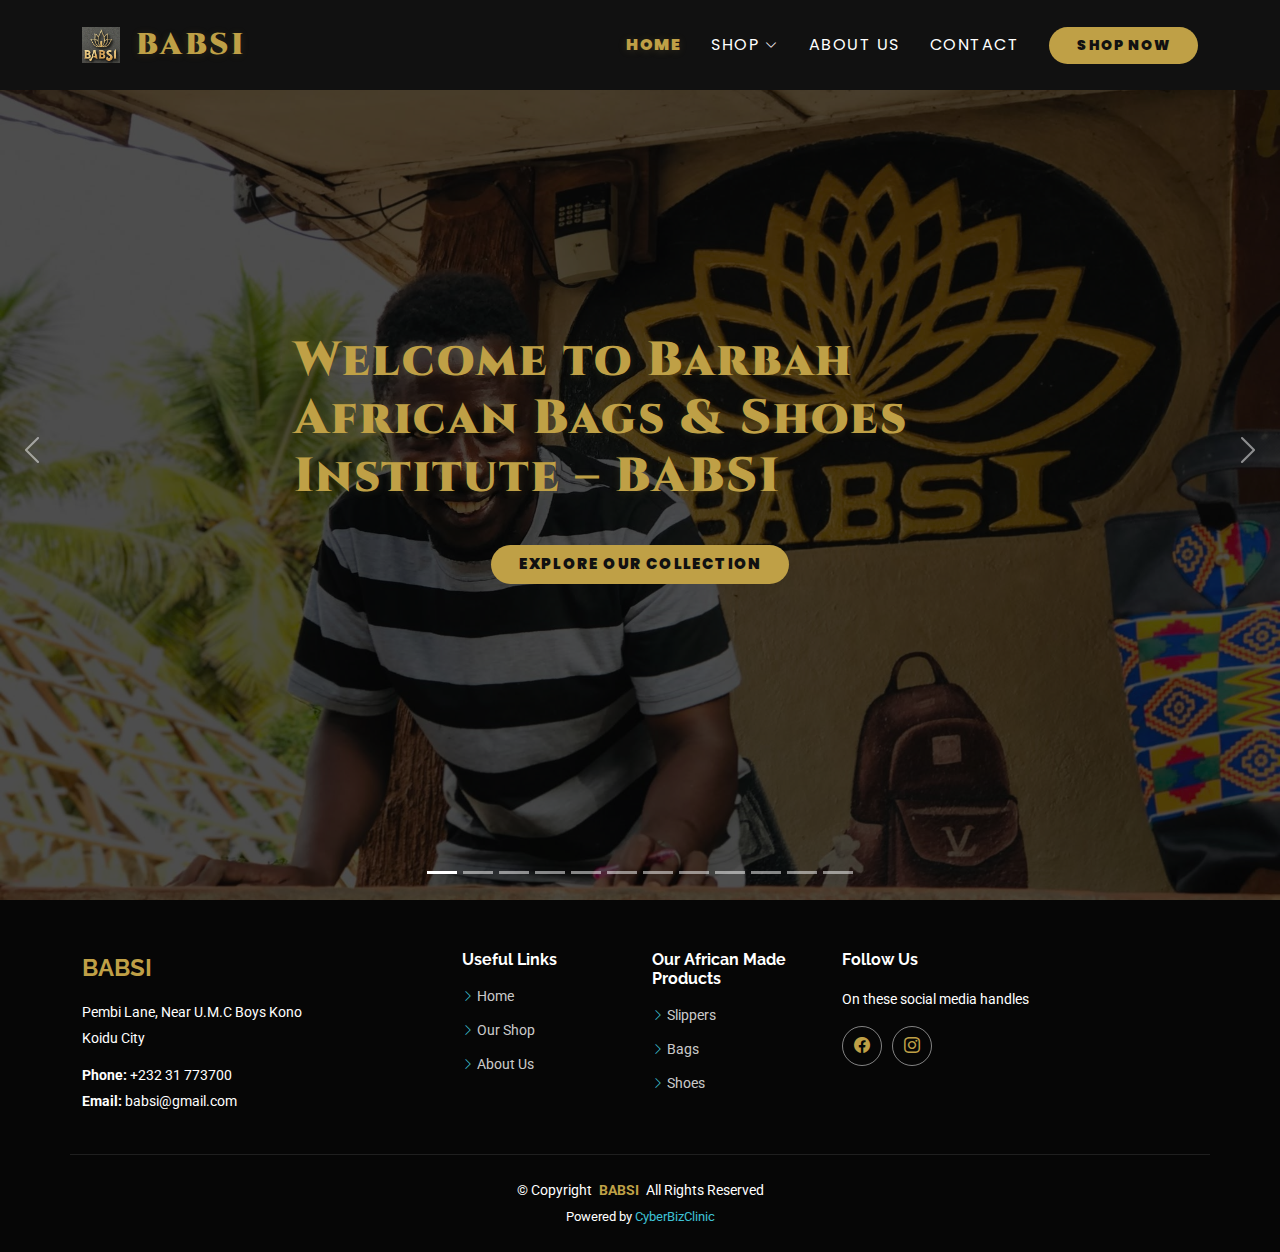
<file: index.html>
<!DOCTYPE html>
<html lang="en">

<head>
  <meta charset="utf-8">
  <meta content="width=device-width, initial-scale=1.0" name="viewport">
  <title>BABSI ENTERPRISE</title>
  <meta name="description" content="">
  <meta name="keywords" content="">

  <!-- Favicons -->
  <link href="assets/img/favicon.webp" rel="icon">
  <link href="assets/img/apple-touch-icon.webp" rel="apple-touch-icon">

  <!-- Fonts -->
  <link href="https://fonts.googleapis.com" rel="preconnect">
  <link href="https://fonts.gstatic.com" rel="preconnect" crossorigin>
  <link href="https://fonts.googleapis.com/css2?family=Roboto:ital,wght@0,100;0,300;0,400;0,500;0,700;0,900;1,100;1,300;1,400;1,500;1,700;1,900&family=Poppins:ital,wght@0,100;0,200;0,300;0,400;0,500;0,600;0,700;0,800;0,900;1,100;1,200;1,300;1,400;1,500;1,600;1,700;1,800;1,900&family=Raleway:ital,wght@0,100;0,200;0,300;0,400;0,500;0,600;0,700;0,800;0,900;1,100;1,200;1,300;1,400;1,500;1,600;1,700;1,800;1,900&display=swap" rel="stylesheet">
  <link href="https://fonts.googleapis.com/css2?family=Cinzel:wght@500;700;900&display=swap" rel="stylesheet">

  <!-- Vendor CSS Files -->
  <link href="assets/vendor/bootstrap/css/bootstrap.min.css" rel="stylesheet">
  <link href="assets/vendor/bootstrap-icons/bootstrap-icons.css" rel="stylesheet">
  <link href="assets/vendor/aos/aos.css" rel="stylesheet">
  <link href="assets/vendor/glightbox/css/glightbox.min.css" rel="stylesheet">
  <link href="assets/vendor/swiper/swiper-bundle.min.css" rel="stylesheet">

  <!-- Main CSS File -->
  <link href="assets/css/main.min.css" rel="stylesheet">

  <!-- =======================================================
  * Template Name: eBusiness
  * Template URL: https://bootstrapmade.com/ebusiness-bootstrap-corporate-template/
  * Updated: Aug 07 2024 with Bootstrap v5.3.3
  * Author: BootstrapMade.com
  * License: https://bootstrapmade.com/license/
  ======================================================== -->
</head>

<body class="index-page">

  <header id="header" class="header d-flex align-items-center fixed-top" style="background: #111;">
    <div class="container-fluid container-xl position-relative d-flex align-items-center">
  
      <a href="index.html" class="logo d-flex align-items-center me-auto">
        <img src="assets/img/logo.webp" alt="BABSI Logo" loading="lazy">
        <h1 class="sitename" style="color: #bfa046; font-family: 'Cinzel', serif; font-weight: 900; letter-spacing: 2.5px; margin-left: 8px; text-shadow: 0 1px 8px rgba(191,160,70,0.15);">BABSI</h1>
      </a>
  
      <nav id="navmenu" class="navmenu">
        <ul style="font-family: 'Poppins', sans-serif; font-weight: 700; letter-spacing: 1.5px; text-transform: uppercase;">
          <li><a href="index.html" class="active" style="color: #bfa046; font-weight: 900; text-shadow: 0 1px 8px rgba(191,160,70,0.18);">Home</a></li>
          <li class="dropdown"><a href="shop.html" style="color: #fff;"><span>Shop</span> <i class="bi bi-chevron-down toggle-dropdown"></i></a>
            <ul>
              <li><a href="shop.html" style="color: #bfa046;">Bags</a></li>
              <li><a href="shop.html" style="color: #bfa046;">Shoes</a></li>
              <li><a href="shop.html" style="color: #bfa046;">Slippers</a></li>
            </ul>
          </li>
          <li><a href="about.html" style="color: #fff;">About Us</a></li>
          <li><a href="contact.html" style="color: #fff;">Contact</a></li>
        </ul>
        <i class="mobile-nav-toggle d-xl-none bi bi-list" style="color: #bfa046;"></i>
      </nav>
  
      <a class="btn-getstarted" href="shop.html" style="background: #bfa046; color: #111; font-weight: 900; border-radius: 24px; padding: 8px 28px; letter-spacing: 1.2px; text-transform: uppercase; font-family: 'Poppins', sans-serif;">Shop Now</a>
    </div>
  </header>
  
  

  <main class="main">

    <!-- Hero Section -->
    <section id="hero" class="hero section dark-background">

      <div id="hero-carousel" class="carousel slide carousel-fade" data-bs-ride="carousel" data-bs-interval="5000">

        <div class="carousel-item active">
          <img src="assets/img/hero-carousel/hero-carousel-00.webp" alt="Stylish Bags" loading="lazy">
          <div class="carousel-container">
            <h2 style="color: #bfa046; font-family: 'Cinzel', serif; font-weight: 900; letter-spacing: 2px; text-shadow: 0 1px 8px rgba(191,160,70,0.15);">Welcome to Barbah African Bags &amp; Shoes Institute – BABSI</h2>
            <a href="shop.html" class="btn-get-started" style="background: #bfa046; color: #111; font-weight: 900; border-radius: 24px; padding: 8px 28px; letter-spacing: 1.2px; text-transform: uppercase; font-family: 'Poppins', sans-serif;">Explore Our Collection</a>
          </div>
        </div><!-- End Carousel Item -->

        <div class="carousel-item">
          <img src="assets/img/hero-carousel/hero-carousel-01.webp" alt="Elegant Shoes" loading="lazy">
          <div class="carousel-container">
            <h2 style="color: #bfa046; font-family: 'Cinzel', serif; font-weight: 900; letter-spacing: 2px; text-shadow: 0 1px 8px rgba(191,160,70,0.15);">Rooted in Africa, Designed for the World</h2>
            <a href="shop.html" class="btn-get-started" style="background: #bfa046; color: #111; font-weight: 900; border-radius: 24px; padding: 8px 28px; letter-spacing: 1.2px; text-transform: uppercase; font-family: 'Poppins', sans-serif;">Explore Our Collection</a>
          </div>
        </div><!-- End Carousel Item -->

        <div class="carousel-item">
          <img src="assets/img/hero-carousel/hero-carousel-02.webp" alt="Elegant Shoes" loading="lazy">
          <div class="carousel-container">
            <h2 style="color: #bfa046; font-family: 'Cinzel', serif; font-weight: 900; letter-spacing: 2px; text-shadow: 0 1px 8px rgba(191,160,70,0.15);">Made in Kono. Worn with Pride.</h2>
              <a href="shop.html" class="btn-get-started" style="background: #bfa046; color: #111; font-weight: 900; border-radius: 24px; padding: 8px 28px; letter-spacing: 1.2px; text-transform: uppercase; font-family: 'Poppins', sans-serif;">Explore Our Collection</a>  
          </div>
        </div><!-- End Carousel Item -->

        <div class="carousel-item">
          <img src="assets/img/hero-carousel/hero-carousel-03.webp" alt="Elegant Shoes" loading="lazy">
          <div class="carousel-container">
            <h2 style="color: #bfa046; font-family: 'Cinzel', serif; font-weight: 900; letter-spacing: 2px; text-shadow: 0 1px 8px rgba(191,160,70,0.15);">Empowering Artisans, Inspiring Generations.</h2>
            <a href="shop.html" class="btn-get-started" style="background: #bfa046; color: #111; font-weight: 900; border-radius: 24px; padding: 8px 28px; letter-spacing: 1.2px; text-transform: uppercase; font-family: 'Poppins', sans-serif;">Explore Our Collection</a>
          </div>
        </div><!-- End Carousel Item -->

        <div class="carousel-item">
          <img src="assets/img/hero-carousel/hero-carousel-04.webp" alt="Elegant Shoes" loading="lazy">
          <div class="carousel-container">
            <h2 style="color: #bfa046; font-family: 'Cinzel', serif; font-weight: 900; letter-spacing: 2px; text-shadow: 0 1px 8px rgba(191,160,70,0.15);">Sustainable Style, Ethical Roots.</h2>
            <a href="shop.html" class="btn-get-started" style="background: #bfa046; color: #111; font-weight: 900; border-radius: 24px; padding: 8px 28px; letter-spacing: 1.2px; text-transform: uppercase; font-family: 'Poppins', sans-serif;">Explore Our Collection</a>
          </div>
        </div><!-- End Carousel Item -->

        <div class="carousel-item">
          <img src="assets/img/hero-carousel/hero-carousel-05.webp" alt="Elegant Shoes" loading="lazy">
          <div class="carousel-container">
            <h2 style="color: #bfa046; font-family: 'Cinzel', serif; font-weight: 900; letter-spacing: 2px; text-shadow: 0 1px 8px rgba(191,160,70,0.15);">From Africa's Heart to Your Home.</h2>
            <a href="shop.html" class="btn-get-started" style="background: #bfa046; color: #111; font-weight: 900; border-radius: 24px; padding: 8px 28px; letter-spacing: 1.2px; text-transform: uppercase; font-family: 'Poppins', sans-serif;">Explore Our Collection</a>
          </div>
        </div><!-- End Carousel Item -->

        <div class="carousel-item">
          <img src="assets/img/hero-carousel/hero-carousel-06.webp" alt="Elegant Shoes" loading="lazy">
          <div class="carousel-container">
            <h2 style="color: #bfa046; font-family: 'Cinzel', serif; font-weight: 900; letter-spacing: 2px; text-shadow: 0 1px 8px rgba(191,160,70,0.15);">Tradition Meets Modern Elegance.</h2>
            <a href="shop.html" class="btn-get-started" style="background: #bfa046; color: #111; font-weight: 900; border-radius: 24px; padding: 8px 28px; letter-spacing: 1.2px; text-transform: uppercase; font-family: 'Poppins', sans-serif;">Explore Our Collection</a>
          </div>
        </div><!-- End Carousel Item -->

        <div class="carousel-item">
          <img src="assets/img/hero-carousel/hero-carousel-07.webp" alt="Elegant Shoes" loading="lazy">
          <div class="carousel-container">
            <h2 style="color: #bfa046; font-family: 'Cinzel', serif; font-weight: 900; letter-spacing: 2px; text-shadow: 0 1px 8px rgba(191,160,70,0.15);">Walk Boldly, Carry Stories.</h2>
            <a href="shop.html" class="btn-get-started" style="background: #bfa046; color: #111; font-weight: 900; border-radius: 24px; padding: 8px 28px; letter-spacing: 1.2px; text-transform: uppercase; font-family: 'Poppins', sans-serif;">Explore Our Collection</a>
          </div>
        </div><!-- End Carousel Item -->

        <div class="carousel-item">
          <img src="assets/img/hero-carousel/hero-carousel-08.webp" alt="Elegant Shoes" loading="lazy">
          <div class="carousel-container">
            <h2 style="color: #bfa046; font-family: 'Cinzel', serif; font-weight: 900; letter-spacing: 2px; text-shadow: 0 1px 8px rgba(191,160,70,0.15);">Handcrafted for the World Stage.</h2>
            <a href="shop.html" class="btn-get-started" style="background: #bfa046; color: #111; font-weight: 900; border-radius: 24px; padding: 8px 28px; letter-spacing: 1.2px; text-transform: uppercase; font-family: 'Poppins', sans-serif;">Explore Our Collection</a>
          </div>
        </div><!-- End Carousel Item -->

        <div class="carousel-item">
          <img src="assets/img/hero-carousel/hero-carousel-09.webp" alt="Elegant Shoes" loading="lazy">
          <div class="carousel-container">
            <h2 style="color: #bfa046; font-family: 'Cinzel', serif; font-weight: 900; letter-spacing: 2px; text-shadow: 0 1px 8px rgba(191,160,70,0.15);">Human effort + Style = Well crafted piece.</h2>
            <a href="shop.html" class="btn-get-started" style="background: #bfa046; color: #111; font-weight: 900; border-radius: 24px; padding: 8px 28px; letter-spacing: 1.2px; text-transform: uppercase; font-family: 'Poppins', sans-serif;">Explore Our Collection</a>
          </div>
        </div><!-- End Carousel Item -->

        <div class="carousel-item">
          <img src="assets/img/hero-carousel/hero-carousel-10.webp" alt="Elegant Shoes" loading="lazy">
          <div class="carousel-container">
            <h2 style="color: #bfa046; font-family: 'Cinzel', serif; font-weight: 900; letter-spacing: 2px; text-shadow: 0 1px 8px rgba(191,160,70,0.15);">Crafted with Passion, Worn with Pride.</h2>
            <a href="shop.html" class="btn-get-started" style="background: #bfa046; color: #111; font-weight: 900; border-radius: 24px; padding: 8px 28px; letter-spacing: 1.2px; text-transform: uppercase; font-family: 'Poppins', sans-serif;">Explore Our Collection</a>
          </div>
        </div><!-- End Carousel Item -->

        <div class="carousel-item">
          <img src="assets/img/hero-carousel/hero-carousel.webp" alt="Elegant Shoes" loading="lazy">
          <div class="carousel-container">
            <h2 style="color: #bfa046; font-family: 'Cinzel', serif; font-weight: 900; letter-spacing: 2px; text-shadow: 0 1px 8px rgba(191,160,70,0.15);">Tailored Pieces from our Artisans that matches your identity</h2>
            <a href="shop.html" class="btn-get-started" style="background: #bfa046; color: #111; font-weight: 900; border-radius: 24px; padding: 8px 28px; letter-spacing: 1.2px; text-transform: uppercase; font-family: 'Poppins', sans-serif;">Explore Our Collection</a>
          </div>
        </div><!-- End Carousel Item -->

        <a class="carousel-control-prev" href="#hero-carousel" role="button" data-bs-slide="prev">
          <span class="carousel-control-prev-icon bi bi-chevron-left" aria-hidden="true"></span>
        </a>

        <a class="carousel-control-next" href="#hero-carousel" role="button" data-bs-slide="next">
          <span class="carousel-control-next-icon bi bi-chevron-right" aria-hidden="true"></span>
        </a>

        <ol class="carousel-indicators">
          <li data-bs-target="#hero-carousel" data-bs-slide-to="0" class="active"></li>
          <li data-bs-target="#hero-carousel" data-bs-slide-to="1"></li>
          <li data-bs-target="#hero-carousel" data-bs-slide-to="2"></li>
          <li data-bs-target="#hero-carousel" data-bs-slide-to="3"></li>
          <li data-bs-target="#hero-carousel" data-bs-slide-to="4"></li>
          <li data-bs-target="#hero-carousel" data-bs-slide-to="5"></li>
          <li data-bs-target="#hero-carousel" data-bs-slide-to="6"></li>
          <li data-bs-target="#hero-carousel" data-bs-slide-to="7"></li>
          <li data-bs-target="#hero-carousel" data-bs-slide-to="8"></li>
          <li data-bs-target="#hero-carousel" data-bs-slide-to="9"></li>
          <li data-bs-target="#hero-carousel" data-bs-slide-to="10"></li>
          <li data-bs-target="#hero-carousel" data-bs-slide-to="11"></li>
        </ol>

      </div>

    </section><!-- /Hero Section -->

    <footer id="footer" class="footer dark-background">
      <div class="container footer-top">
        <div class="row gy-4">
          <div class="col-lg-4 col-md-6 footer-about">
            <a href="index.html" class="d-flex align-items-center">
              <span class="sitename" style="color: #bfa046; font-weight: 700;">BABSI</span>
            </a>
            <div class="footer-contact pt-3">
              <p>Pembi Lane, Near U.M.C Boys Kono</p>
              <p>Koidu City</p>
              <p class="mt-3"><strong>Phone:</strong> <span>+232 31 773700</span></p>
              <p><strong>Email:</strong> <span>babsi@gmail.com</span></p>
            </div>
          </div>

          <div class="col-lg-2 col-md-3 footer-links">
            <h4>Useful Links</h4>
            <ul>
              <li><i class="bi bi-chevron-right"></i> <a href="index.html">Home</a></li>
              <li><i class="bi bi-chevron-right"></i> <a href="shop.html">Our Shop</a></li>
              <li><i class="bi bi-chevron-right"></i> <a href="about.html">About Us</a></li>
            </ul>
          </div>

          <div class="col-lg-2 col-md-3 footer-links">
            <h4>Our African Made Products</h4>
            <ul>
              <li><i class="bi bi-chevron-right"></i> <a href="shop.html">Slippers</a></li>
              <li><i class="bi bi-chevron-right"></i> <a href="shop.html">Bags</a></li>
              <li><i class="bi bi-chevron-right"></i> <a href="shop.html">Shoes</a></li>
            </ul>
          </div>

          <div class="col-lg-4 col-md-12">
            <h4>Follow Us</h4>
            <p>On these social media handles</p>
            <div class="social-links d-flex">
              <a href="#" style="color: #bfa046;"><i class="bi bi-facebook"></i></a>
              <a href="#" style="color: #bfa046;"><i class="bi bi-instagram"></i></a>
            </div>
          </div>

        </div>
      </div>

      <div class="container copyright text-center mt-4">
        <p>© <span>Copyright</span> <strong class="px-1 sitename" style="color: #bfa046;">BABSI</strong> <span>All Rights Reserved</span></p>
        <div class="credits">
          Powered by <a href="https://cyberbizclinic.com/" target="_blank">CyberBizClinic</a>
        </div>
      </div>
    </footer>

  <!-- Preloader -->
  <div id="preloader"></div>

  <!-- Vendor JS Files -->
  <script src="assets/vendor/bootstrap/js/bootstrap.bundle.min.js"></script>
  <script src="assets/vendor/php-email-form/validate.js"></script>
  <script src="assets/vendor/aos/aos.js"></script>
  <script src="assets/vendor/glightbox/js/glightbox.min.js"></script>
  <script src="assets/vendor/imagesloaded/imagesloaded.pkgd.min.js"></script>
  <script src="assets/vendor/isotope-layout/isotope.pkgd.min.js"></script>
  <script src="assets/vendor/swiper/swiper-bundle.min.js"></script>

  <!-- Main JS File -->
  <script src="assets/js/main.min.js"></script>

</body>

</html>
</file>
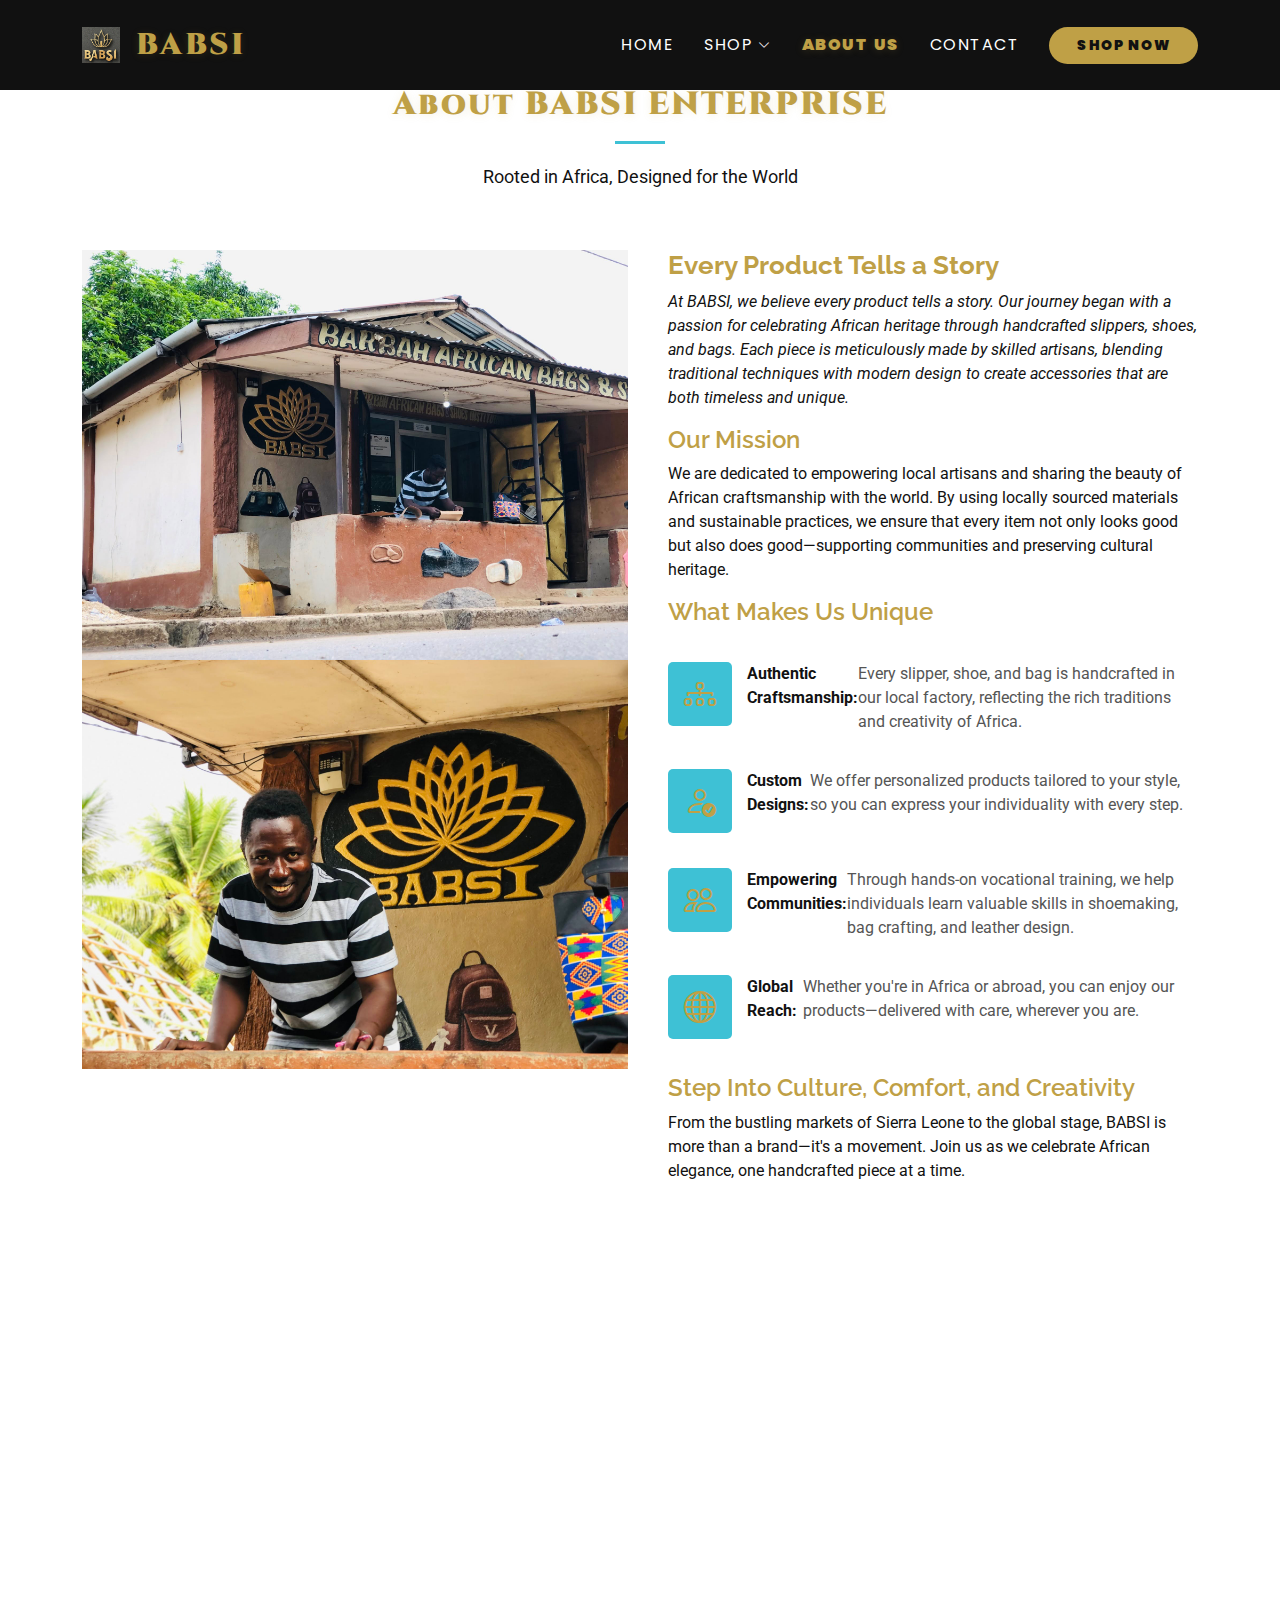
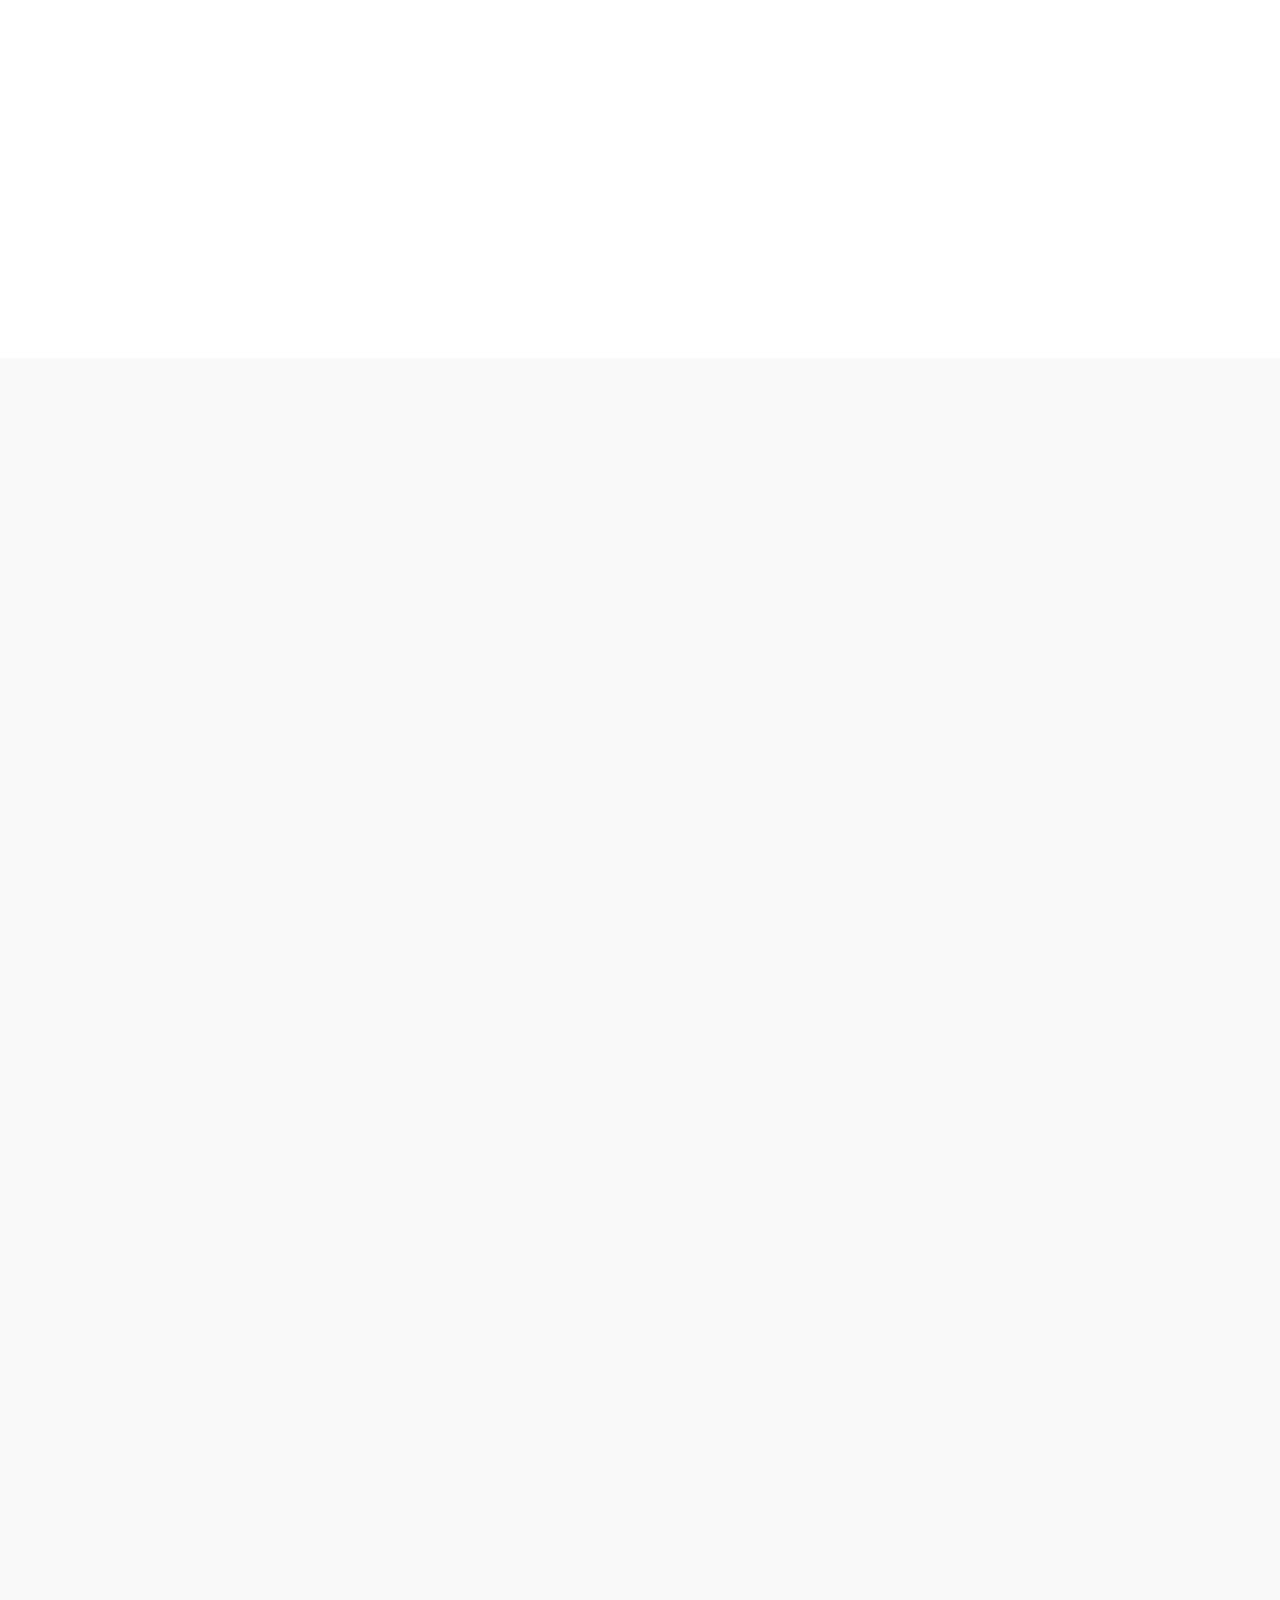
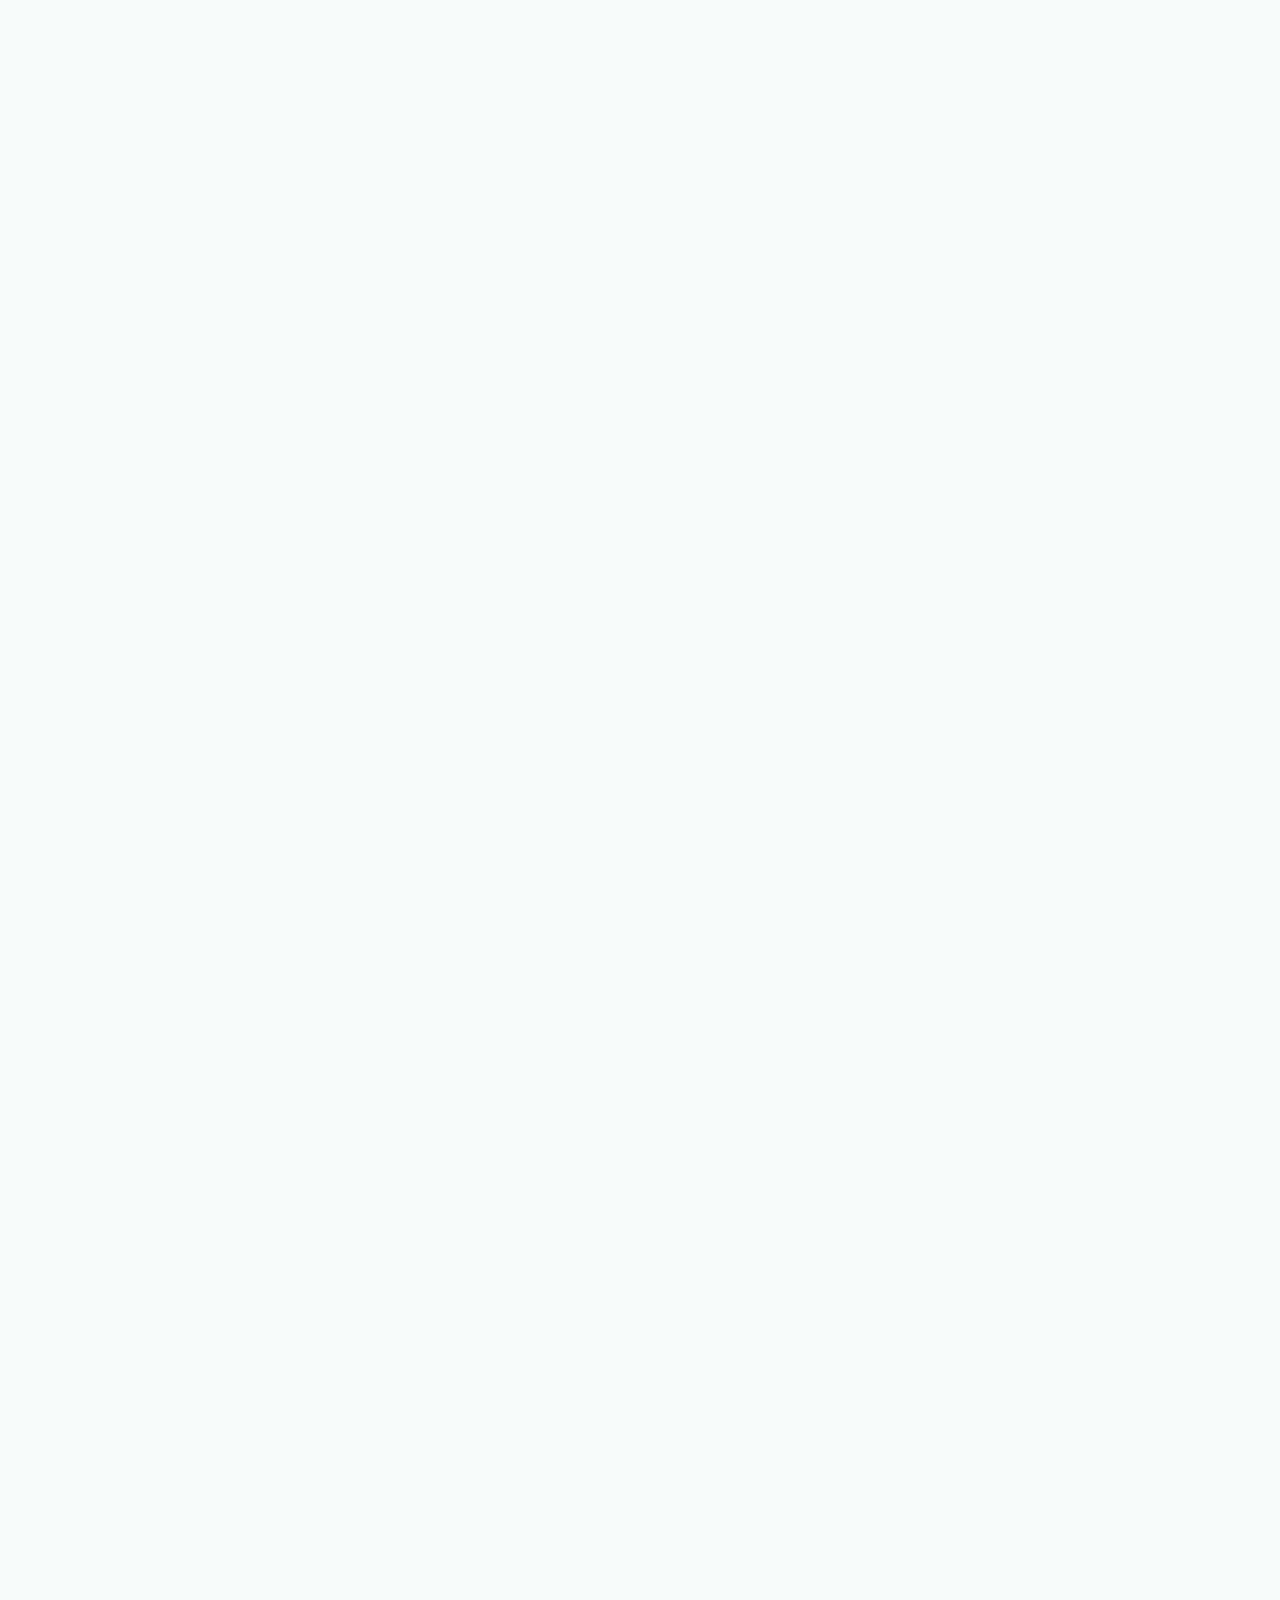
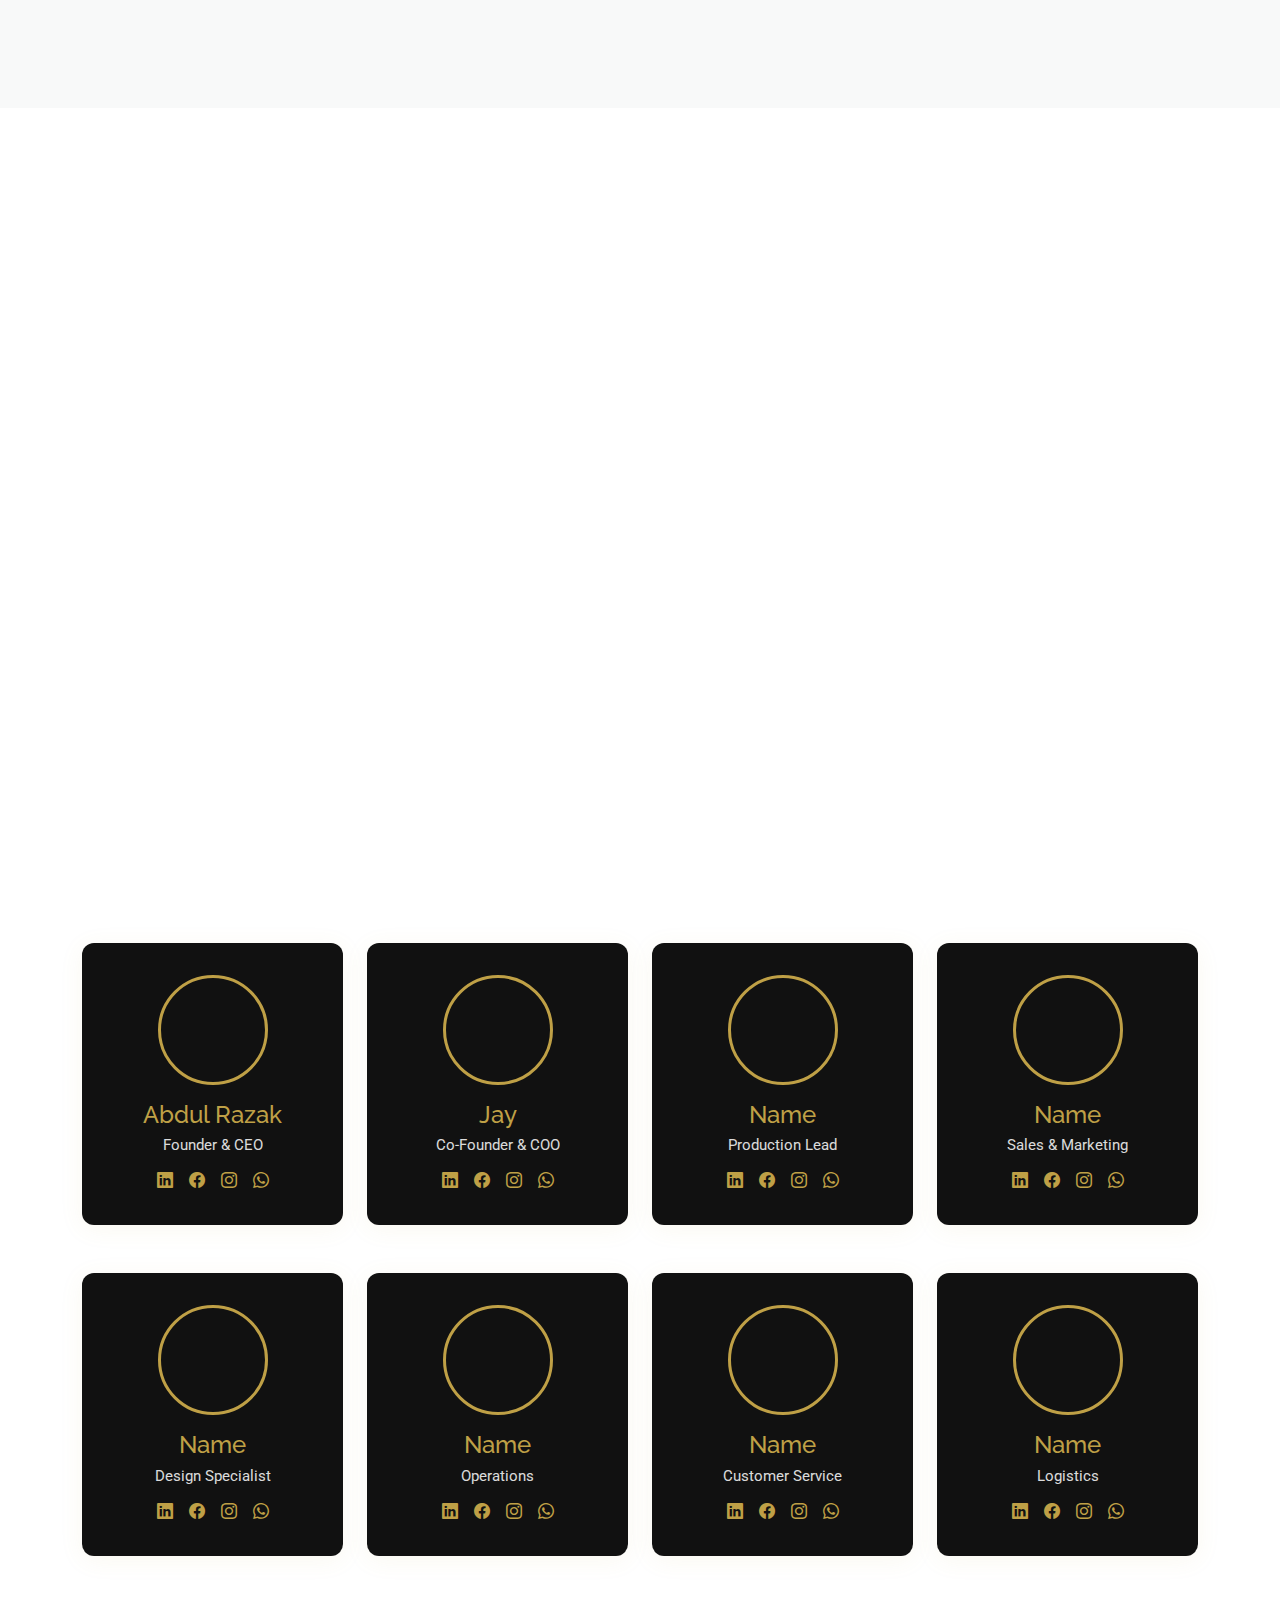
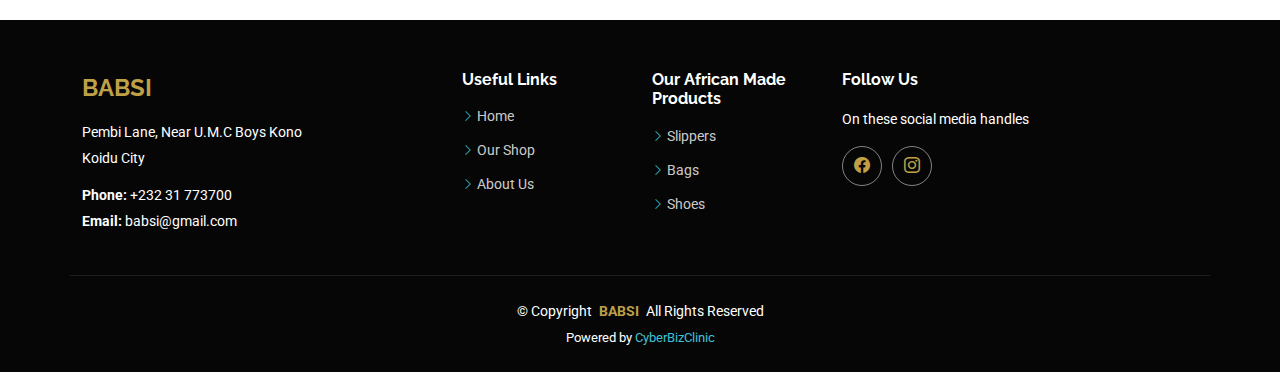
<file: about.html>
<!DOCTYPE html>
<html lang="en">

<head>
  <meta charset="utf-8">
  <meta content="width=device-width, initial-scale=1.0" name="viewport">
  <title>BABSI ENTERPRISE</title>
  <meta name="description" content="">
  <meta name="keywords" content="">

  <!-- Favicons -->
  <link href="assets/img/favicon.webp" rel="icon">
  <link href="assets/img/apple-touch-icon.webp" rel="apple-touch-icon">

  <!-- Fonts -->
  <link href="https://fonts.googleapis.com" rel="preconnect">
  <link href="https://fonts.gstatic.com" rel="preconnect" crossorigin>
  <link href="https://fonts.googleapis.com/css2?family=Roboto:ital,wght@0,100;0,300;0,400;0,500;0,700;0,900;1,100;1,300;1,400;1,500;1,700;1,900&family=Poppins:ital,wght@0,100;0,200;0,300;0,400;0,500;0,600;0,700;0,800;0,900;1,100;1,200;1,300;1,400;1,500;1,600;1,700;1,800;1,900&family=Raleway:ital,wght@0,100;0,200;0,300;0,400;0,500;0,600;0,700;0,800;0,900;1,100;1,200;1,300;1,400;1,500;1,600;1,700;1,800;1,900&display=swap" rel="stylesheet">
  <link href="https://fonts.googleapis.com/css2?family=Cinzel:wght@500;700;900&display=swap" rel="stylesheet">

  <!-- Vendor CSS Files -->
  <link href="assets/vendor/bootstrap/css/bootstrap.min.css" rel="stylesheet">
  <link href="assets/vendor/bootstrap-icons/bootstrap-icons.css" rel="stylesheet">
  <link href="assets/vendor/aos/aos.css" rel="stylesheet">
  <link href="assets/vendor/glightbox/css/glightbox.min.css" rel="stylesheet">
  <link href="assets/vendor/swiper/swiper-bundle.min.css" rel="stylesheet">

  <!-- Main CSS File -->
  <link href="assets/css/main.min.css" rel="stylesheet">

  <!-- =======================================================
  * Template Name: eBusiness
  * Template URL: https://bootstrapmade.com/ebusiness-bootstrap-corporate-template/
  * Updated: Aug 07 2024 with Bootstrap v5.3.3
  * Author: BootstrapMade.com
  * License: https://bootstrapmade.com/license/
  ======================================================== -->
</head>

<body class="index-page">

  <header id="header" class="header d-flex align-items-center fixed-top" style="background: #111;">
    <div class="container-fluid container-xl position-relative d-flex align-items-center">
  
      <a href="index.html" class="logo d-flex align-items-center me-auto">
        <img src="assets/img/logo.webp" alt="BABSI Logo" loading="lazy">
        <h1 class="sitename" style="color: #bfa046; font-family: 'Cinzel', serif; font-weight: 900; letter-spacing: 2.5px; margin-left: 8px; text-shadow: 0 1px 8px rgba(191,160,70,0.15);">BABSI</h1>
      </a>
  
      <nav id="navmenu" class="navmenu">
        <ul style="font-family: 'Poppins', sans-serif; font-weight: 700; letter-spacing: 1.5px; text-transform: uppercase;">
          <li><a href="index.html" style="color: #fff;">Home</a></li>
          <li class="dropdown"><a href="shop.html" style="color: #fff;"><span>Shop</span> <i class="bi bi-chevron-down toggle-dropdown"></i></a>
            <ul>
              <li><a href="shop.html" style="color: #bfa046;">Bags</a></li>
              <li><a href="shop.html" style="color: #bfa046;">Shoes</a></li>
              <li><a href="shop.html" style="color: #bfa046;">Slippers</a></li>
            </ul>
          </li>
          <li><a href="about.html" class="active" style="color: #bfa046; font-weight: 900; text-shadow: 0 1px 8px rgba(191,160,70,0.18);">About Us</a></li>
          <li><a href="contact.html" style="color: #fff;">Contact</a></li>
        </ul>
        <i class="mobile-nav-toggle d-xl-none bi bi-list" style="color: #bfa046;"></i>
      </nav>
  
      <a class="btn-getstarted" href="shop.html" style="background: #bfa046; color: #111; font-weight: 900; border-radius: 24px; padding: 8px 28px; letter-spacing: 1.2px; text-transform: uppercase; font-family: 'Poppins', sans-serif;">Shop Now</a>
    </div>
  </header>
  
  

  <main class="main">

    <!-- About Section -->
    <section id="about" class="about section">

      <!-- Section Title -->
      <div class="container section-title" data-aos="fade-up" style="margin-top: 1.6rem;">
        <h2 style="color: #bfa046; font-family: 'Cinzel', serif; font-weight: 900; letter-spacing: 2px; text-shadow: 0 1px 8px rgba(191,160,70,0.15);">About BABSI ENTERPRISE</h2>
        <p style="color: #111; font-size: 1.1rem;">Rooted in Africa, Designed for the World</p>
      </div><!-- End Section Title -->

      <div class="container">
        <div class="row gy-3">
          <div class="col-lg-6" data-aos="fade-up" data-aos-delay="100">
            <img src="assets/img/our-story-00.webp" alt="Our Story" class="img-fluid" loading="lazy">
            <img src="assets/img/our-story.webp" alt="Our Story" class="img-fluid" loading="lazy">
          </div>
          <div class="col-lg-6 d-flex flex-column justify-content-center" data-aos="fade-up" data-aos-delay="200">
            <div class="about-content ps-0 ps-lg-3">
              <h3 style="color: #bfa046; font-weight: 700;">Every Product Tells a Story</h3>
              <p class="fst-italic" style="color: #111;">
                At BABSI, we believe every product tells a story. Our journey began with a passion for celebrating African heritage through handcrafted slippers, shoes, and bags. Each piece is meticulously made by skilled artisans, blending traditional techniques with modern design to create accessories that are both timeless and unique.
              </p>
              <h4 style="color: #bfa046; font-weight: 600;">Our Mission</h4>
              <p style="color: #111;">
                We are dedicated to empowering local artisans and sharing the beauty of African craftsmanship with the world. By using locally sourced materials and sustainable practices, we ensure that every item not only looks good but also does good—supporting communities and preserving cultural heritage.
              </p>
              <h4 style="color: #bfa046; font-weight: 600;">What Makes Us Unique</h4>
              <ul>
                <li><i class="bi bi-diagram-3" style="color: #bfa046;"></i> <strong style="color: #111;">Authentic Craftsmanship:</strong> Every slipper, shoe, and bag is handcrafted in our local factory, reflecting the rich traditions and creativity of Africa.</li>
                <li><i class="bi bi-person-check" style="color: #bfa046;"></i> <strong style="color: #111;">Custom Designs:</strong> We offer personalized products tailored to your style, so you can express your individuality with every step.</li>
                <li><i class="bi bi-people" style="color: #bfa046;"></i> <strong style="color: #111;">Empowering Communities:</strong> Through hands-on vocational training, we help individuals learn valuable skills in shoemaking, bag crafting, and leather design.</li>
                <li><i class="bi bi-globe" style="color: #bfa046;"></i> <strong style="color: #111;">Global Reach:</strong> Whether you're in Africa or abroad, you can enjoy our products—delivered with care, wherever you are.</li>
              </ul>
              <h4 style="color: #bfa046; font-weight: 600;">Step Into Culture, Comfort, and Creativity</h4>
              <p style="color: #111;">
                From the bustling markets of Sierra Leone to the global stage, BABSI is more than a brand—it's a movement. Join us as we celebrate African elegance, one handcrafted piece at a time.
              </p>
            </div>
          </div>
        </div>
      </div>

    </section><!-- /About Section -->

    <!-- Services Section -->
    <section id="services" class="services section">

      <!-- Section Title -->
      <div class="container section-title" data-aos="fade-up">
        <h2>Our Services</h2>
        <p>We go beyond products—discover how BABSI supports your style, your business, and your growth.</p>
      </div><!-- End Section Title -->

      <div class="container">
        <div class="row g-5">

          <div class="col-lg-6" data-aos="fade-up" data-aos-delay="100">
            <div class="service-item item-cyan position-relative">
              <i class="bi bi-person-check icon" style="color: #bfa046;"></i>
              <div>
                <h3>Custom Orders & Personalization</h3>
                <p>Express your individuality! We offer custom designs for slippers, shoes, and bags—choose your materials, colors, and style. Perfect for gifts, special occasions, or simply standing out.</p>
              </div>
            </div>
          </div><!-- End Service Item -->

          <div class="col-lg-6" data-aos="fade-up" data-aos-delay="200">
            <div class="service-item item-orange position-relative">
              <i class="bi bi-people icon" style="color: #bfa046;"></i>
              <div>
                <h3>Vocational Training & Workshops</h3>
                <p>Learn the art of African shoemaking, bag crafting, and leatherwork. Our hands-on training empowers individuals with valuable skills for self-employment and creative expression.</p>
              </div>
            </div>
          </div><!-- End Service Item -->

          <div class="col-lg-6" data-aos="fade-up" data-aos-delay="300">
            <div class="service-item item-teal position-relative">
              <i class="bi bi-box-seam icon" style="color: #bfa046;"></i>
              <div>
                <h3>Bulk & Corporate Orders</h3>
                <p>Need a large quantity for your business, event, or organization? We fulfill bulk orders and offer custom packaging—ideal for schools, companies, and special events.</p>
              </div>
            </div>
          </div><!-- End Service Item -->

          <div class="col-lg-6" data-aos="fade-up" data-aos-delay="400">
            <div class="service-item item-red position-relative">
              <i class="bi bi-globe icon" style="color: #bfa046;"></i>
              <div>
                <h3>Worldwide Shipping</h3>
                <p>We deliver our handcrafted products across Africa and around the globe. Enjoy authentic African craftsmanship, wherever you are.</p>
              </div>
            </div>
          </div><!-- End Service Item -->

        </div>
      </div>

    </section><!-- /Services Section -->

    <!-- Features Section -->
    <section id="features" class="features section light-background">

      <!-- Section Title -->
      <div class="container section-title" data-aos="fade-up">
        <h2>Our Features</h2>
        <p>Discover what makes BABSI truly unique in the world of African fashion and craftsmanship.</p>
      </div><!-- End Section Title -->

      <div class="container">
        <div class="row gy-4 justify-content-between features-item">

          <div class="col-lg-6" data-aos="fade-up" data-aos-delay="100">
            <img src="assets/img/features.webp" class="img-fluid" alt="Handcrafted Quality" loading="lazy">
          </div>

          <div class="col-lg-5 d-flex align-items-center" data-aos="fade-up" data-aos-delay="200">
            <div class="content">
              <h3><i class="bi bi-gem me-2"></i> Handcrafted Quality</h3>
              <p>
                Every BABSI product is meticulously handcrafted by skilled artisans, ensuring exceptional quality, durability, and attention to detail in every stitch.
              </p>
            </div>
          </div>

        </div><!-- Features Item -->

        <div class="row gy-4 justify-content-between features-item">

          <div class="col-lg-5 d-flex align-items-center order-2 order-lg-1" data-aos="fade-up" data-aos-delay="100">
            <div class="content">
              <h3><i class="bi bi-person-check me-2"></i> Custom Designs</h3>
              <p>
                Express your unique style with our custom design service. Choose your materials, colors, and patterns to create slippers, shoes, or bags that are truly yours.
              </p>
            </div>
          </div>

          <div class="col-lg-6 order-1 order-lg-2" data-aos="fade-up" data-aos-delay="200">
            <img src="assets/img/features-1.webp" class="img-fluid" alt="Custom Designs" loading="lazy">
          </div>

        </div><!-- Features Item -->

        <div class="row gy-4 justify-content-between features-item">

          <div class="col-lg-6" data-aos="fade-up" data-aos-delay="100">
            <img src="assets/img/features-2.webp" class="img-fluid" alt="Community Empowerment" loading="lazy">
          </div>

          <div class="col-lg-5 d-flex align-items-center" data-aos="fade-up" data-aos-delay="200">
            <div class="content">
              <h3><i class="bi bi-people me-2"></i> Community Empowerment</h3>
              <p>
                We invest in our community by providing vocational training and employment opportunities, empowering local talent and supporting sustainable livelihoods.
              </p>
            </div>
          </div>

        </div><!-- Features Item -->

        <div class="row gy-4 justify-content-between features-item">

          <div class="col-lg-5 d-flex align-items-center order-2 order-lg-1" data-aos="fade-up" data-aos-delay="100">
            <div class="content">
              <h3><i class="bi bi-globe me-2"></i> Cultural Heritage</h3>
              <p>
                Our designs are inspired by the rich traditions and vibrant cultures of Africa, celebrating heritage and sharing authentic stories with every product.
              </p>
            </div>
          </div>

          <div class="col-lg-6 order-1 order-lg-2" data-aos="fade-up" data-aos-delay="200">
            <img src="assets/img/features-3.webp" class="img-fluid" alt="Cultural Heritage" loading="lazy">
          </div>

        </div><!-- Features Item -->

      </div>

    </section><!-- /Features Section -->

    <!-- Why Us Section -->
    <section id="why-us" class="why-us section">

      <!-- Section Title -->
      <div class="container section-title" data-aos="fade-up">
        <h2>Why Choose BABSI?</h2>
        <p>Experience the difference of authentic African craftsmanship, community impact, and personalized style.</p>
      </div><!-- End Section Title -->

      <div class="container">
        <div class="row gy-4">

          <div class="col-lg-4" data-aos="fade-up" data-aos-delay="100">
            <div class="card-item">
              <span>01</span>
              <h4><a href="#" class="stretched-link">Authentic Handcraftsmanship</a></h4>
              <p>Every BABSI product is made by skilled artisans using traditional techniques, ensuring quality, durability, and a unique story in every piece.</p>
            </div>
          </div><!-- Card Item -->

          <div class="col-lg-4" data-aos="fade-up" data-aos-delay="200">
            <div class="card-item">
              <span>02</span>
              <h4><a href="#" class="stretched-link">Empowering Communities</a></h4>
              <p>We invest in local talent through vocational training and fair employment, helping to build brighter futures and support sustainable livelihoods.</p>
            </div>
          </div><!-- Card Item -->

          <div class="col-lg-4" data-aos="fade-up" data-aos-delay="300">
            <div class="card-item">
              <span>03</span>
              <h4><a href="#" class="stretched-link">Personalized for You</a></h4>
              <p>From custom designs to special orders, BABSI lets you express your individuality with products tailored to your style and needs.</p>
            </div>
          </div><!-- Card Item -->

        </div>
      </div>

    </section><!-- /Why Us Section -->

    <!-- Team Section -->
    <section id="team" class="team section" style="background: #fff; padding: 60px 0 40px 0;">
      <div class="container section-title" data-aos="fade-up">
        <h2 style="color: #bfa046; font-weight: 700;">Meet Our Team</h2>
        <p style="color: #222;">The passionate people behind BABSI's vision and craftsmanship.</p>
      </div>
      <div class="container">
        <div class="row gy-4 justify-content-center">
          <!-- Founder -->
          <div class="col-lg-3 col-md-6 d-flex align-items-stretch" style="margin-bottom: 24px;">
            <div class="team-member" style="background: #111; border-radius: 12px; box-shadow: 0 4px 24px rgba(191,160,70,0.08); text-align: center; padding: 32px 16px; color: #fff; width: 100%;">
              <img src="assets/img/team/founder.webp" alt="Founder" style="width: 110px; height: 110px; object-fit: cover; border-radius: 50%; border: 3px solid #bfa046; margin-bottom: 16px;" loading="lazy">
              <h4 style="color: #bfa046; margin-bottom: 4px;">Abdul Razak</h4>
              <span style="font-size: 15px; color: #fff; opacity: 0.85;">Founder & CEO</span>
              <div style="margin-top: 12px;">
                <a href="#" style="color: #bfa046; margin: 0 6px;"><i class="bi bi-linkedin"></i></a>
                <a href="#" style="color: #bfa046; margin: 0 6px;"><i class="bi bi-facebook"></i></a>
                <a href="#" style="color: #bfa046; margin: 0 6px;"><i class="bi bi-instagram"></i></a>
                <a href="#" style="color: #bfa046; margin: 0 6px;"><i class="bi bi-whatsapp"></i></a>
              </div>
            </div>
          </div>
          <!-- Co-Founder -->
          <div class="col-lg-3 col-md-6 d-flex align-items-stretch" style="margin-bottom: 24px;">
            <div class="team-member" style="background: #111; border-radius: 12px; box-shadow: 0 4px 24px rgba(191,160,70,0.08); text-align: center; padding: 32px 16px; color: #fff; width: 100%;">
              <img src="assets/img/team/team-3.webp" alt="Co-Founder" style="width: 110px; height: 110px; object-fit: cover; border-radius: 50%; border: 3px solid #bfa046; margin-bottom: 16px;" loading="lazy">
              <h4 style="color: #bfa046; margin-bottom: 4px;">Jay</h4>
              <span style="font-size: 15px; color: #fff; opacity: 0.85;">Co-Founder & COO</span>
              <div style="margin-top: 12px;">
                <a href="#" style="color: #bfa046; margin: 0 6px;"><i class="bi bi-linkedin"></i></a>
                <a href="#" style="color: #bfa046; margin: 0 6px;"><i class="bi bi-facebook"></i></a>
                <a href="#" style="color: #bfa046; margin: 0 6px;"><i class="bi bi-instagram"></i></a>
                <a href="#" style="color: #bfa046; margin: 0 6px;"><i class="bi bi-whatsapp"></i></a>
              </div>
            </div>
          </div>
          <!-- Team Members -->
          <div class="col-lg-3 col-md-6 d-flex align-items-stretch" style="margin-bottom: 24px;">
            <div class="team-member" style="background: #111; border-radius: 12px; box-shadow: 0 4px 24px rgba(191,160,70,0.08); text-align: center; padding: 32px 16px; color: #fff; width: 100%;">
              <img src="assets/img/team/team-2.webp" alt="Team Member" style="width: 110px; height: 110px; object-fit: cover; border-radius: 50%; border: 3px solid #bfa046; margin-bottom: 16px;" loading="lazy">
              <h4 style="color: #bfa046; margin-bottom: 4px;">Name</h4>
              <span style="font-size: 15px; color: #fff; opacity: 0.85;">Production Lead</span>
              <div style="margin-top: 12px;">
                <a href="#" style="color: #bfa046; margin: 0 6px;"><i class="bi bi-linkedin"></i></a>
                <a href="#" style="color: #bfa046; margin: 0 6px;"><i class="bi bi-facebook"></i></a>
                <a href="#" style="color: #bfa046; margin: 0 6px;"><i class="bi bi-instagram"></i></a>
                <a href="#" style="color: #bfa046; margin: 0 6px;"><i class="bi bi-whatsapp"></i></a>
              </div>
            </div>
          </div>
          <div class="col-lg-3 col-md-6 d-flex align-items-stretch" style="margin-bottom: 24px;">
            <div class="team-member" style="background: #111; border-radius: 12px; box-shadow: 0 4px 24px rgba(191,160,70,0.08); text-align: center; padding: 32px 16px; color: #fff; width: 100%;">
              <img src="assets/img/team/team-3.webp" alt="Team Member" style="width: 110px; height: 110px; object-fit: cover; border-radius: 50%; border: 3px solid #bfa046; margin-bottom: 16px;" loading="lazy">
              <h4 style="color: #bfa046; margin-bottom: 4px;">Name</h4>
              <span style="font-size: 15px; color: #fff; opacity: 0.85;">Sales & Marketing</span>
              <div style="margin-top: 12px;">
                <a href="#" style="color: #bfa046; margin: 0 6px;"><i class="bi bi-linkedin"></i></a>
                <a href="#" style="color: #bfa046; margin: 0 6px;"><i class="bi bi-facebook"></i></a>
                <a href="#" style="color: #bfa046; margin: 0 6px;"><i class="bi bi-instagram"></i></a>
                <a href="#" style="color: #bfa046; margin: 0 6px;"><i class="bi bi-whatsapp"></i></a>
              </div>
            </div>
          </div>
          <div class="col-lg-3 col-md-6 d-flex align-items-stretch" style="margin-bottom: 24px;">
            <div class="team-member" style="background: #111; border-radius: 12px; box-shadow: 0 4px 24px rgba(191,160,70,0.08); text-align: center; padding: 32px 16px; color: #fff; width: 100%;">
              <img src="assets/img/team/team-3.webp" alt="Team Member" style="width: 110px; height: 110px; object-fit: cover; border-radius: 50%; border: 3px solid #bfa046; margin-bottom: 16px;" loading="lazy">
              <h4 style="color: #bfa046; margin-bottom: 4px;">Name</h4>
              <span style="font-size: 15px; color: #fff; opacity: 0.85;">Design Specialist</span>
              <div style="margin-top: 12px;">
                <a href="#" style="color: #bfa046; margin: 0 6px;"><i class="bi bi-linkedin"></i></a>
                <a href="#" style="color: #bfa046; margin: 0 6px;"><i class="bi bi-facebook"></i></a>
                <a href="#" style="color: #bfa046; margin: 0 6px;"><i class="bi bi-instagram"></i></a>
                <a href="#" style="color: #bfa046; margin: 0 6px;"><i class="bi bi-whatsapp"></i></a>
              </div>
            </div>
          </div>
          <div class="col-lg-3 col-md-6 d-flex align-items-stretch" style="margin-bottom: 24px;">
            <div class="team-member" style="background: #111; border-radius: 12px; box-shadow: 0 4px 24px rgba(191,160,70,0.08); text-align: center; padding: 32px 16px; color: #fff; width: 100%;">
              <img src="assets/img/team/team-3.webp" alt="Team Member" style="width: 110px; height: 110px; object-fit: cover; border-radius: 50%; border: 3px solid #bfa046; margin-bottom: 16px;" loading="lazy">
              <h4 style="color: #bfa046; margin-bottom: 4px;">Name</h4>
              <span style="font-size: 15px; color: #fff; opacity: 0.85;">Operations</span>
              <div style="margin-top: 12px;">
                <a href="#" style="color: #bfa046; margin: 0 6px;"><i class="bi bi-linkedin"></i></a>
                <a href="#" style="color: #bfa046; margin: 0 6px;"><i class="bi bi-facebook"></i></a>
                <a href="#" style="color: #bfa046; margin: 0 6px;"><i class="bi bi-instagram"></i></a>
                <a href="#" style="color: #bfa046; margin: 0 6px;"><i class="bi bi-whatsapp"></i></a>
              </div>
            </div>
          </div>
          <div class="col-lg-3 col-md-6 d-flex align-items-stretch" style="margin-bottom: 24px;">
            <div class="team-member" style="background: #111; border-radius: 12px; box-shadow: 0 4px 24px rgba(191,160,70,0.08); text-align: center; padding: 32px 16px; color: #fff; width: 100%;">
              <img src="assets/img/team/team-3.webp" alt="Team Member" style="width: 110px; height: 110px; object-fit: cover; border-radius: 50%; border: 3px solid #bfa046; margin-bottom: 16px;" loading="lazy">
              <h4 style="color: #bfa046; margin-bottom: 4px;">Name</h4>
              <span style="font-size: 15px; color: #fff; opacity: 0.85;">Customer Service</span>
              <div style="margin-top: 12px;">
                <a href="#" style="color: #bfa046; margin: 0 6px;"><i class="bi bi-linkedin"></i></a>
                <a href="#" style="color: #bfa046; margin: 0 6px;"><i class="bi bi-facebook"></i></a>
                <a href="#" style="color: #bfa046; margin: 0 6px;"><i class="bi bi-instagram"></i></a>
                <a href="#" style="color: #bfa046; margin: 0 6px;"><i class="bi bi-whatsapp"></i></a>
              </div>
            </div>
          </div>
          <div class="col-lg-3 col-md-6 d-flex align-items-stretch" style="margin-bottom: 24px;">
            <div class="team-member" style="background: #111; border-radius: 12px; box-shadow: 0 4px 24px rgba(191,160,70,0.08); text-align: center; padding: 32px 16px; color: #fff; width: 100%;">
              <img src="assets/img/team/team-3.webp" alt="Team Member" style="width: 110px; height: 110px; object-fit: cover; border-radius: 50%; border: 3px solid #bfa046; margin-bottom: 16px;" loading="lazy">
              <h4 style="color: #bfa046; margin-bottom: 4px;">Name</h4>
              <span style="font-size: 15px; color: #fff; opacity: 0.85;">Logistics</span>
              <div style="margin-top: 12px;">
                <a href="#" style="color: #bfa046; margin: 0 6px;"><i class="bi bi-linkedin"></i></a>
                <a href="#" style="color: #bfa046; margin: 0 6px;"><i class="bi bi-facebook"></i></a>
                <a href="#" style="color: #bfa046; margin: 0 6px;"><i class="bi bi-instagram"></i></a>
                <a href="#" style="color: #bfa046; margin: 0 6px;"><i class="bi bi-whatsapp"></i></a>
              </div>
            </div>
          </div>
        </div>
      </div>
    </section>

    <!-- End Team Section -->

    <footer id="footer" class="footer dark-background">
      <div class="container footer-top">
        <div class="row gy-4">
          <div class="col-lg-4 col-md-6 footer-about">
            <a href="index.html" class="d-flex align-items-center">
              <span class="sitename" style="color: #bfa046; font-weight: 700;">BABSI</span>
            </a>
            <div class="footer-contact pt-3">
              <p>Pembi Lane, Near U.M.C Boys Kono</p>
              <p>Koidu City</p>
              <p class="mt-3"><strong>Phone:</strong> <span>+232 31 773700</span></p>
              <p><strong>Email:</strong> <span>babsi@gmail.com</span></p>
            </div>
          </div>

          <div class="col-lg-2 col-md-3 footer-links">
            <h4>Useful Links</h4>
            <ul>
              <li><i class="bi bi-chevron-right"></i> <a href="index.html">Home</a></li>
              <li><i class="bi bi-chevron-right"></i> <a href="shop.html">Our Shop</a></li>
              <li><i class="bi bi-chevron-right"></i> <a href="about.html">About Us</a></li>
            </ul>
          </div>

          <div class="col-lg-2 col-md-3 footer-links">
            <h4>Our African Made Products</h4>
            <ul>
              <li><i class="bi bi-chevron-right"></i> <a href="shop.html">Slippers</a></li>
              <li><i class="bi bi-chevron-right"></i> <a href="shop.html">Bags</a></li>
              <li><i class="bi bi-chevron-right"></i> <a href="shop.html">Shoes</a></li>
            </ul>
          </div>

          <div class="col-lg-4 col-md-12">
            <h4>Follow Us</h4>
            <p>On these social media handles</p>
            <div class="social-links d-flex">
              <a href="#" style="color: #bfa046;"><i class="bi bi-facebook"></i></a>
              <a href="#" style="color: #bfa046;"><i class="bi bi-instagram"></i></a>
            </div>
          </div>

        </div>
      </div>

      <div class="container copyright text-center mt-4">
        <p>© <span>Copyright</span> <strong class="px-1 sitename" style="color: #bfa046;">BABSI</strong> <span>All Rights Reserved</span></p>
        <div class="credits">
          Powered by <a href="https://cyberbizclinic.com/" target="_blank">CyberBizClinic</a>
        </div>
      </div>
    </footer>

    <!-- Scroll Top -->
    <a href="#" id="scroll-top" class="scroll-top d-flex align-items-center justify-content-center"><i class="bi bi-arrow-up-short"></i></a>

    <!-- Preloader -->
    <div id="preloader"></div>

    <!-- Vendor JS Files -->
    <script src="assets/vendor/bootstrap/js/bootstrap.bundle.min.js"></script>
    <script src="assets/vendor/php-email-form/validate.js"></script>
    <script src="assets/vendor/aos/aos.js"></script>
    <script src="assets/vendor/glightbox/js/glightbox.min.js"></script>
    <script src="assets/vendor/imagesloaded/imagesloaded.pkgd.min.js"></script>
    <script src="assets/vendor/isotope-layout/isotope.pkgd.min.js"></script>
    <script src="assets/vendor/swiper/swiper-bundle.min.js"></script>

    <!-- Main JS File -->
    <script src="assets/js/main.min.js"></script>

  </body>

</html>
</file>
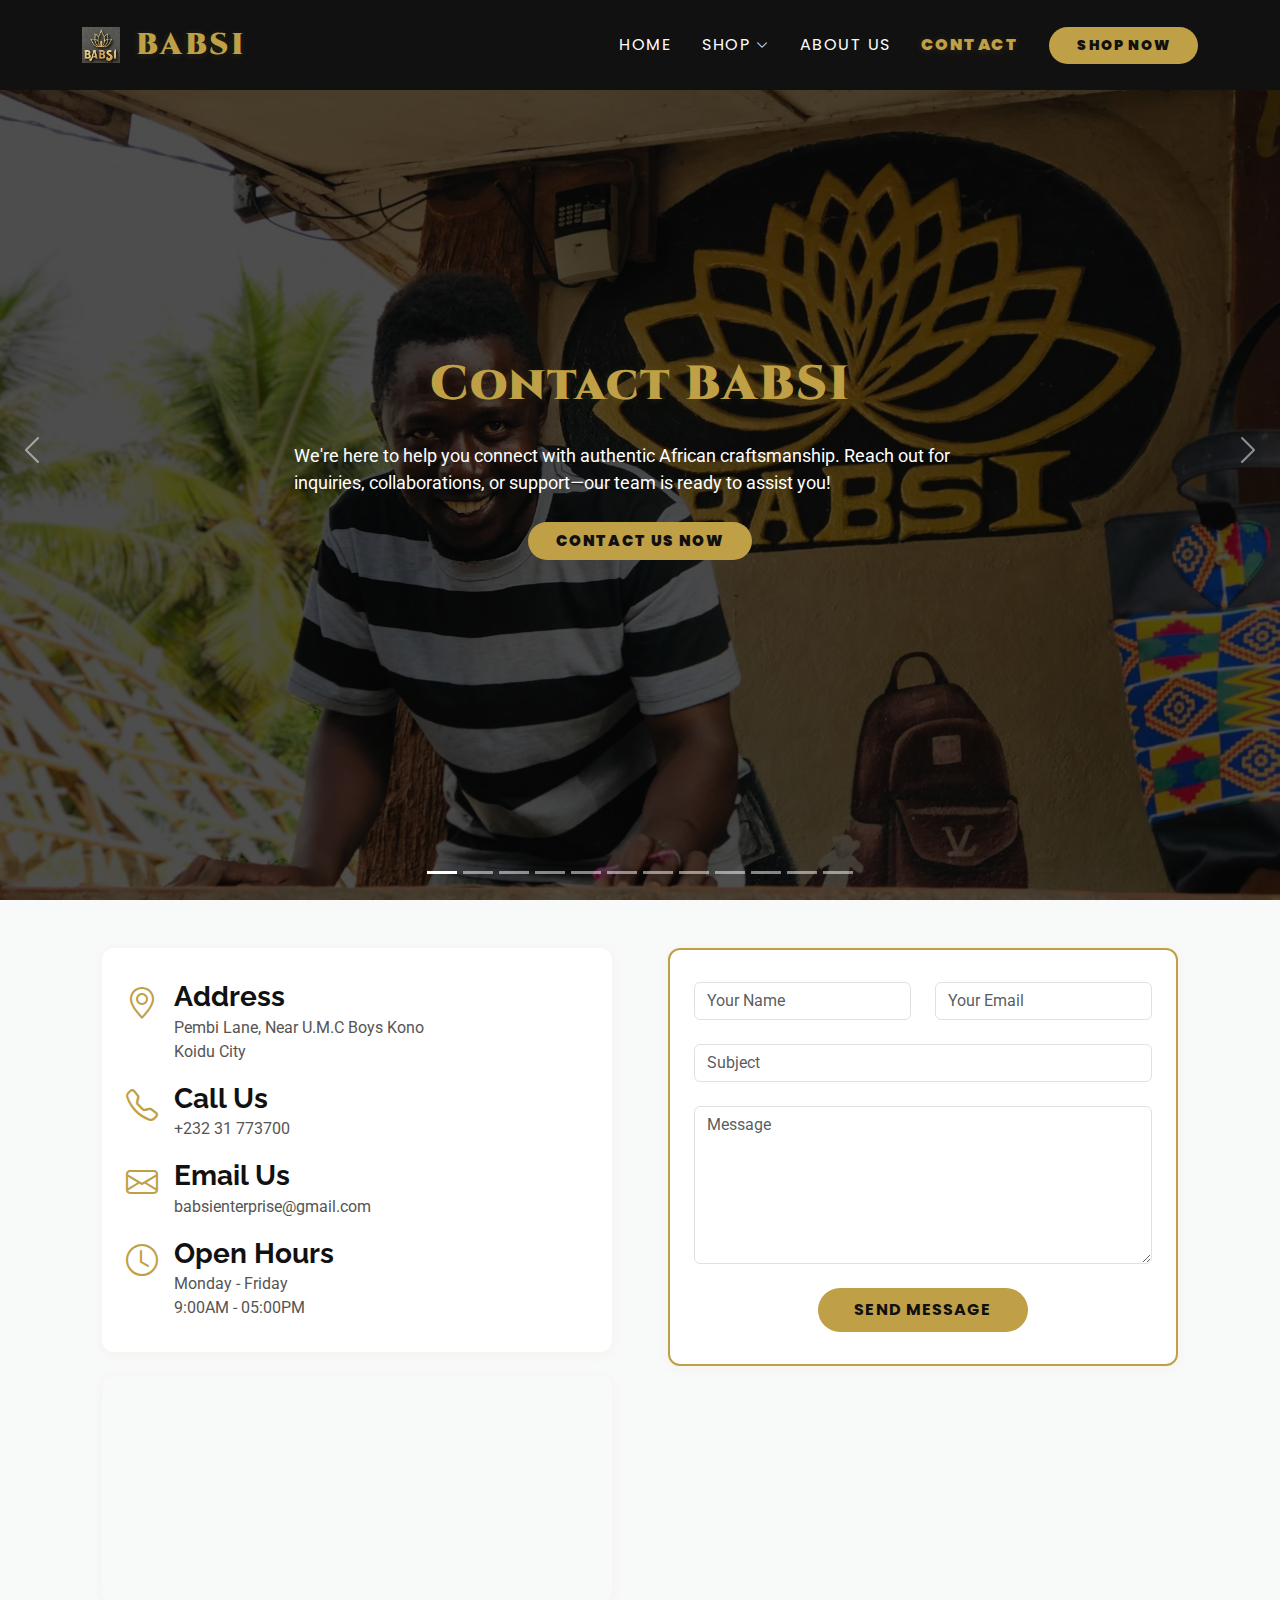
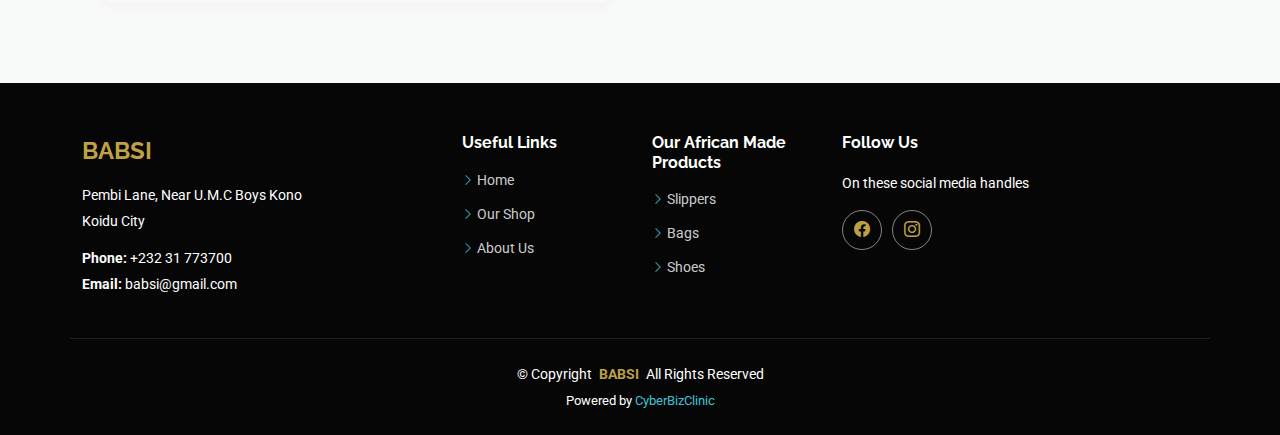
<file: contact.html>
<!DOCTYPE html>
<html lang="en">

<head>
  <meta charset="utf-8">
  <meta content="width=device-width, initial-scale=1.0" name="viewport">
  <title>BABSI ENTERPRISE</title>
  <meta name="description" content="">
  <meta name="keywords" content="">

  <!-- Favicons -->
  <link href="assets/img/favicon.webp" rel="icon">
  <link href="assets/img/apple-touch-icon.webp" rel="apple-touch-icon">

  <!-- Fonts -->
  <link href="https://fonts.googleapis.com" rel="preconnect">
  <link href="https://fonts.gstatic.com" rel="preconnect" crossorigin>
  <link href="https://fonts.googleapis.com/css2?family=Roboto:ital,wght@0,100;0,300;0,400;0,500;0,700;0,900;1,100;1,300;1,400;1,500;1,700;1,900&family=Poppins:ital,wght@0,100;0,200;0,300;0,400;0,500;0,600;0,700;0,800;0,900;1,100;1,200;1,300;1,400;1,500;1,600;1,700;1,800;1,900&family=Raleway:ital,wght@0,100;0,200;0,300;0,400;0,500;0,600;0,700;0,800;0,900;1,100;1,200;1,300;1,400;1,500;1,600;1,700;1,800;1,900&display=swap" rel="stylesheet">
  <link href="https://fonts.googleapis.com/css2?family=Cinzel:wght@500;700;900&display=swap" rel="stylesheet">

  <!-- Vendor CSS Files -->
  <link href="assets/vendor/bootstrap/css/bootstrap.min.css" rel="stylesheet">
  <link href="assets/vendor/bootstrap-icons/bootstrap-icons.css" rel="stylesheet">
  <link href="assets/vendor/aos/aos.css" rel="stylesheet">
  <link href="assets/vendor/glightbox/css/glightbox.min.css" rel="stylesheet">
  <link href="assets/vendor/swiper/swiper-bundle.min.css" rel="stylesheet">

  <!-- Main CSS File -->
  <link href="assets/css/main.min.css" rel="stylesheet">

  <!-- =======================================================
  * Template Name: eBusiness
  * Template URL: https://bootstrapmade.com/ebusiness-bootstrap-corporate-template/
  * Updated: Aug 07 2024 with Bootstrap v5.3.3
  * Author: BootstrapMade.com
  * License: https://bootstrapmade.com/license/
  ======================================================== -->
</head>

<body class="index-page">

  <header id="header" class="header d-flex align-items-center fixed-top" style="background: #111;">
    <div class="container-fluid container-xl position-relative d-flex align-items-center">
  
      <a href="index.html" class="logo d-flex align-items-center me-auto">
        <img src="assets/img/logo.webp" alt="BABSI Logo" loading="lazy">
        <h1 class="sitename" style="color: #bfa046; font-family: 'Cinzel', serif; font-weight: 900; letter-spacing: 2.5px; margin-left: 8px; text-shadow: 0 1px 8px rgba(191,160,70,0.15);">BABSI</h1>
      </a>
  
      <nav id="navmenu" class="navmenu">
        <ul style="font-family: 'Poppins', sans-serif; font-weight: 700; letter-spacing: 1.5px; text-transform: uppercase;">
          <li><a href="index.html" style="color: #fff;">Home</a></li>
          <li class="dropdown"><a href="shop.html" style="color: #fff;"><span>Shop</span> <i class="bi bi-chevron-down toggle-dropdown"></i></a>
            <ul>
              <li><a href="shop.html" style="color: #bfa046;">Bags</a></li>
              <li><a href="shop.html" style="color: #bfa046;">Shoes</a></li>
              <li><a href="shop.html" style="color: #bfa046;">Slippers</a></li>
            </ul>
          </li>
          <li><a href="about.html" style="color: #fff;">About Us</a></li>
          <li><a href="contact.html" class="active" style="color: #bfa046; font-weight: 900; text-shadow: 0 1px 8px rgba(191,160,70,0.18);">Contact</a></li>
        </ul>
        <i class="mobile-nav-toggle d-xl-none bi bi-list" style="color: #bfa046;"></i>
      </nav>
  
      <a class="btn-getstarted" href="shop.html" style="background: #bfa046; color: #111; font-weight: 900; border-radius: 24px; padding: 8px 28px; letter-spacing: 1.2px; text-transform: uppercase; font-family: 'Poppins', sans-serif;">Shop Now</a>
    </div>
  </header>
  
  

  <main class="main">

    <!-- Hero Section -->
    <section id="hero" class="hero section dark-background">

      <div id="hero-carousel" class="carousel slide carousel-fade" data-bs-ride="carousel" data-bs-interval="5000">

        <div class="carousel-item active">
          <img src="assets/img/hero-carousel/hero-carousel-00.webp" alt="Stylish Bags" loading="lazy">
          <div class="carousel-container">
            <h2 style="color: #bfa046; font-family: 'Cinzel', serif; font-weight: 900; letter-spacing: 2px; text-shadow: 0 1px 8px rgba(191,160,70,0.15);">Contact BABSI</h2>
            <p style="color: #fff; font-size: 1.1rem;">We're here to help you connect with authentic African craftsmanship. Reach out for inquiries, collaborations, or support—our team is ready to assist you!</p>
            <a href="#contact" class="btn-get-started" style="background: #bfa046; color: #111; font-weight: 900; border-radius: 24px; padding: 8px 28px; letter-spacing: 1.2px; text-transform: uppercase; font-family: 'Poppins', sans-serif;">Contact Us Now</a>
          </div>
        </div><!-- End Carousel Item -->

        <div class="carousel-item">
          <img src="assets/img/hero-carousel/hero-carousel-01.webp" alt="Elegant Shoes" loading="lazy">
          <div class="carousel-container">
            <h2 style="color: #bfa046; font-family: 'Cinzel', serif; font-weight: 900; letter-spacing: 2px; text-shadow: 0 1px 8px rgba(191,160,70,0.15);">Let's Connect</h2>
            <p style="color: #fff; font-size: 1.1rem;">Have a question about our products, your order, or partnership opportunities? Send us a message and our team will get back to you promptly.</p>
            <a href="#contact" class="btn-get-started" style="background: #bfa046; color: #111; font-weight: 900; border-radius: 24px; padding: 8px 28px; letter-spacing: 1.2px; text-transform: uppercase; font-family: 'Poppins', sans-serif;">Get in Touch</a>
          </div>
        </div><!-- End Carousel Item -->

        <div class="carousel-item">
          <img src="assets/img/hero-carousel/hero-carousel-02.webp" alt="Elegant Shoes" loading="lazy">
          <div class="carousel-container">
            <h2 style="color: #bfa046; font-family: 'Cinzel', serif; font-weight: 900; letter-spacing: 2px; text-shadow: 0 1px 8px rgba(191,160,70,0.15);">We're Here for You</h2>
            <p style="color: #fff; font-size: 1.1rem;">Your feedback and questions matter to us. Contact BABSI for personalized support and a seamless experience—every step of the way.</p>
            <a href="#contact" class="btn-get-started" style="background: #bfa046; color: #111; font-weight: 900; border-radius: 24px; padding: 8px 28px; letter-spacing: 1.2px; text-transform: uppercase; font-family: 'Poppins', sans-serif;">Message BABSI</a>
          </div>
        </div><!-- End Carousel Item -->

        <div class="carousel-item">
          <img src="assets/img/hero-carousel/hero-carousel-03.webp" alt="Elegant Shoes" loading="lazy">
          <div class="carousel-container">
            <h2 style="color: #bfa046; font-family: 'Cinzel', serif; font-weight: 900; letter-spacing: 2px; text-shadow: 0 1px 8px rgba(191,160,70,0.15);">Contact Our Team</h2>
            <p style="color: #fff; font-size: 1.1rem;">Ready to start a conversation? The BABSI team is here to answer your questions and provide expert support for your needs.</p>
            <a href="#contact" class="btn-get-started" style="background: #bfa046; color: #111; font-weight: 900; border-radius: 24px; padding: 8px 28px; letter-spacing: 1.2px; text-transform: uppercase; font-family: 'Poppins', sans-serif;">Start a Conversation</a>
          </div>
        </div><!-- End Carousel Item -->

        <div class="carousel-item">
          <img src="assets/img/hero-carousel/hero-carousel-04.webp" alt="Elegant Shoes" loading="lazy">
          <div class="carousel-container">
            <h2 style="color: #bfa046; font-family: 'Cinzel', serif; font-weight: 900; letter-spacing: 2px; text-shadow: 0 1px 8px rgba(191,160,70,0.15);">Reach Out to BABSI</h2>
            <p style="color: #fff; font-size: 1.1rem;">We value your interest in our brand. Contact us for product information, business inquiries, or to share your feedback.</p>
            <a href="#contact" class="btn-get-started" style="background: #bfa046; color: #111; font-weight: 900; border-radius: 24px; padding: 8px 28px; letter-spacing: 1.2px; text-transform: uppercase; font-family: 'Poppins', sans-serif;">Reach Out</a>
          </div>
        </div><!-- End Carousel Item -->

        <div class="carousel-item">
          <img src="assets/img/hero-carousel/hero-carousel-05.webp" alt="Elegant Shoes" loading="lazy">
          <div class="carousel-container">
            <h2 style="color: #bfa046; font-family: 'Cinzel', serif; font-weight: 900; letter-spacing: 2px; text-shadow: 0 1px 8px rgba(191,160,70,0.15);">Let's Talk</h2>
            <p style="color: #fff; font-size: 1.1rem;">Have a special request or need assistance? BABSI is just a message away—let us help you make the most of your experience.</p>
            <a href="#contact" class="btn-get-started" style="background: #bfa046; color: #111; font-weight: 900; border-radius: 24px; padding: 8px 28px; letter-spacing: 1.2px; text-transform: uppercase; font-family: 'Poppins', sans-serif;">Contact Support</a>
          </div>
        </div><!-- End Carousel Item -->

        <div class="carousel-item">
          <img src="assets/img/hero-carousel/hero-carousel-06.webp" alt="Elegant Shoes" loading="lazy">
          <div class="carousel-container">
            <h2 style="color: #bfa046; font-family: 'Cinzel', serif; font-weight: 900; letter-spacing: 2px; text-shadow: 0 1px 8px rgba(191,160,70,0.15);">We're Listening</h2>
            <p style="color: #fff; font-size: 1.1rem;">Your journey with BABSI matters. Contact us for guidance, partnership, or to share your story—we're always here to listen.</p>
            <a href="#contact" class="btn-get-started" style="background: #bfa046; color: #111; font-weight: 900; border-radius: 24px; padding: 8px 28px; letter-spacing: 1.2px; text-transform: uppercase; font-family: 'Poppins', sans-serif;">Send a Message</a>
          </div>
        </div><!-- End Carousel Item -->

        <div class="carousel-item">
          <img src="assets/img/hero-carousel/hero-carousel-07.webp" alt="Elegant Shoes" loading="lazy">
          <div class="carousel-container">
            <h2 style="color: #bfa046; font-family: 'Cinzel', serif; font-weight: 900; letter-spacing: 2px; text-shadow: 0 1px 8px rgba(191,160,70,0.15);">Contact BABSI Today</h2>
            <p style="color: #fff; font-size: 1.1rem;">We're passionate about connecting with you. Reach out for any reason—our team is dedicated to your satisfaction.</p>
            <a href="#contact" class="btn-get-started" style="background: #bfa046; color: #111; font-weight: 900; border-radius: 24px; padding: 8px 28px; letter-spacing: 1.2px; text-transform: uppercase; font-family: 'Poppins', sans-serif;">Contact BABSI</a>
          </div>
        </div><!-- End Carousel Item -->

        <div class="carousel-item">
          <img src="assets/img/hero-carousel/hero-carousel-08.webp" alt="Elegant Shoes" loading="lazy">
          <div class="carousel-container">
            <h2 style="color: #bfa046; font-family: 'Cinzel', serif; font-weight: 900; letter-spacing: 2px; text-shadow: 0 1px 8px rgba(191,160,70,0.15);">Stay Connected</h2>
            <p style="color: #fff; font-size: 1.1rem;">Join the BABSI community—contact us for updates, collaborations, or to simply say hello. We look forward to hearing from you!</p>
            <a href="#contact" class="btn-get-started" style="background: #bfa046; color: #111; font-weight: 900; border-radius: 24px; padding: 8px 28px; letter-spacing: 1.2px; text-transform: uppercase; font-family: 'Poppins', sans-serif;">Stay in Touch</a>
          </div>
        </div><!-- End Carousel Item -->

        <div class="carousel-item">
          <img src="assets/img/hero-carousel/hero-carousel-09.webp" alt="Elegant Shoes" loading="lazy">
          <div class="carousel-container">
            <h2 style="color: #bfa046; font-family: 'Cinzel', serif; font-weight: 900; letter-spacing: 2px; text-shadow: 0 1px 8px rgba(191,160,70,0.15);">Let's Collaborate</h2>
            <p style="color: #fff; font-size: 1.1rem;">Interested in working with BABSI or have a business proposal? Contact us to explore exciting opportunities together.</p>
            <a href="#contact" class="btn-get-started" style="background: #bfa046; color: #111; font-weight: 900; border-radius: 24px; padding: 8px 28px; letter-spacing: 1.2px; text-transform: uppercase; font-family: 'Poppins', sans-serif;">Collaborate</a>
          </div>
        </div><!-- End Carousel Item -->

        <div class="carousel-item">
          <img src="assets/img/hero-carousel/hero-carousel-10.webp" alt="Elegant Shoes" loading="lazy">
          <div class="carousel-container">
            <h2 style="color: #bfa046; font-family: 'Cinzel', serif; font-weight: 900; letter-spacing: 2px; text-shadow: 0 1px 8px rgba(191,160,70,0.15);">Contact & Support</h2>
            <p style="color: #fff; font-size: 1.1rem;">Need help or want to learn more about BABSI? Our support team is ready to assist you—reach out today!</p>
            <a href="#contact" class="btn-get-started" style="background: #bfa046; color: #111; font-weight: 900; border-radius: 24px; padding: 8px 28px; letter-spacing: 1.2px; text-transform: uppercase; font-family: 'Poppins', sans-serif;">Get Support</a>
          </div>
        </div><!-- End Carousel Item -->

        <div class="carousel-item">
          <img src="assets/img/hero-carousel/hero-carousel.webp" alt="Elegant Shoes" loading="lazy">
          <div class="carousel-container">
            <h2 style="color: #bfa046; font-family: 'Cinzel', serif; font-weight: 900; letter-spacing: 2px; text-shadow: 0 1px 8px rgba(191,160,70,0.15);">Contact BABSI</h2>
            <p style="color: #fff; font-size: 1.1rem;">Thank you for visiting BABSI. For any questions, feedback, or support, please use the contact form below—we look forward to connecting with you!</p>
            <a href="#contact" class="btn-get-started" style="background: #bfa046; color: #111; font-weight: 900; border-radius: 24px; padding: 8px 28px; letter-spacing: 1.2px; text-transform: uppercase; font-family: 'Poppins', sans-serif;">Contact Us</a>
          </div>
        </div><!-- End Carousel Item -->

        <a class="carousel-control-prev" href="#hero-carousel" role="button" data-bs-slide="prev">
          <span class="carousel-control-prev-icon bi bi-chevron-left" aria-hidden="true"></span>
        </a>

        <a class="carousel-control-next" href="#hero-carousel" role="button" data-bs-slide="next">
          <span class="carousel-control-next-icon bi bi-chevron-right" aria-hidden="true"></span>
        </a>

        <ol class="carousel-indicators">
          <li data-bs-target="#hero-carousel" data-bs-slide-to="0" class="active"></li>
          <li data-bs-target="#hero-carousel" data-bs-slide-to="1"></li>
          <li data-bs-target="#hero-carousel" data-bs-slide-to="2"></li>
          <li data-bs-target="#hero-carousel" data-bs-slide-to="3"></li>
          <li data-bs-target="#hero-carousel" data-bs-slide-to="4"></li>
          <li data-bs-target="#hero-carousel" data-bs-slide-to="5"></li>
          <li data-bs-target="#hero-carousel" data-bs-slide-to="6"></li>
          <li data-bs-target="#hero-carousel" data-bs-slide-to="7"></li>
          <li data-bs-target="#hero-carousel" data-bs-slide-to="8"></li>
          <li data-bs-target="#hero-carousel" data-bs-slide-to="9"></li>
          <li data-bs-target="#hero-carousel" data-bs-slide-to="10"></li>
          <li data-bs-target="#hero-carousel" data-bs-slide-to="11"></li>
        </ol>

      </div>

    </section><!-- /Hero Section -->
    <!-- Contact Section -->
    <section id="contact" class="contact section" style="padding: 48px 0; background: #f8f9f9;">
      <div class="container" style="max-width: 1100px;">
        <div class="row" style="display: flex; flex-wrap: wrap; gap: 32px;">
          <div class="col-lg-6" style="flex: 1 1 320px; min-width: 300px; max-width: 100%; margin-bottom: 32px;">
            <div style="background: #fff; border-radius: 12px; box-shadow: 0 2px 12px rgba(191,160,70,0.07); padding: 32px 24px; margin-bottom: 24px;">
              <div style="display: flex; align-items: flex-start; margin-bottom: 18px;">
                <i class="bi bi-geo-alt" style="color: #bfa046; font-size: 2rem; margin-right: 16px;"></i>
                <div>
                  <h3 style="color: #111; font-weight: 700; margin-bottom: 2px;">Address</h3>
                  <p style="margin: 0;">Pembi Lane, Near U.M.C Boys Kono<br>Koidu City</p>
                </div>
              </div>
              <div style="display: flex; align-items: flex-start; margin-bottom: 18px;">
                <i class="bi bi-telephone" style="color: #bfa046; font-size: 2rem; margin-right: 16px;"></i>
                <div>
                  <h3 style="color: #111; font-weight: 700; margin-bottom: 2px;">Call Us</h3>
                  <p style="margin: 0;">+232 31 773700</p>
                </div>
              </div>
              <div style="display: flex; align-items: flex-start; margin-bottom: 18px;">
                <i class="bi bi-envelope" style="color: #bfa046; font-size: 2rem; margin-right: 16px;"></i>
                <div>
                  <h3 style="color: #111; font-weight: 700; margin-bottom: 2px;">Email Us</h3>
                  <p style="margin: 0;">babsienterprise@gmail.com</p>
                </div>
              </div>
              <div style="display: flex; align-items: flex-start;">
                <i class="bi bi-clock" style="color: #bfa046; font-size: 2rem; margin-right: 16px;"></i>
                <div>
                  <h3 style="color: #111; font-weight: 700; margin-bottom: 2px;">Open Hours</h3>
                  <p style="margin: 0;">Monday - Friday<br>9:00AM - 05:00PM</p>
                </div>
              </div>
            </div>
            <div style="border-radius: 12px; overflow: hidden; box-shadow: 0 2px 12px rgba(191,160,70,0.07);">
              <iframe src="https://www.google.com/maps?q=Koidu+City,+Sierra+Leone&output=embed" width="100%" height="220" style="border:0; min-width: 100%;" allowfullscreen="" loading="lazy" referrerpolicy="no-referrer-when-downgrade"></iframe>
            </div>
          </div>
          <div class="col-lg-6" style="flex: 1 1 320px; min-width: 300px; max-width: 100%; margin-bottom: 32px;">
            <form id="contactForm" action="https://api.web3forms.com/submit" method="post" style="background: #fff; border-radius: 12px; box-shadow: 0 2px 12px rgba(191,160,70,0.07); padding: 32px 24px; border: 2px solid #bfa046;">
              <input type="hidden" name="access_key" value="d97298f5-2c17-488d-bfd0-4928a6d78fd7">
              <div class="row gy-4">
                <div class="col-md-6">
                  <input type="text" name="name" class="form-control" placeholder="Your Name" required>
                </div>
                <div class="col-md-6">
                  <input type="email" class="form-control" name="email" placeholder="Your Email" required>
                </div>
                <div class="col-12">
                  <input type="text" class="form-control" name="subject" placeholder="Subject" required>
                </div>
                <div class="col-12">
                  <textarea class="form-control" name="message" rows="6" placeholder="Message" required></textarea>
                </div>
                <div class="col-12 text-center">
                  <button type="submit" class="btn" style="background: #bfa046; color: #111; font-weight: 700; border-radius: 24px; padding: 10px 36px; letter-spacing: 1.1px; text-transform: uppercase; font-family: 'Poppins', sans-serif; border: none;">Send Message</button>
                </div>
              </div>
            </form>
          </div>
        </div>
      </div>
    </section>

    <footer id="footer" class="footer dark-background">
      <div class="container footer-top">
        <div class="row gy-4">
          <div class="col-lg-4 col-md-6 footer-about">
            <a href="index.html" class="d-flex align-items-center">
              <span class="sitename" style="color: #bfa046; font-weight: 700;">BABSI</span>
            </a>
            <div class="footer-contact pt-3">
              <p>Pembi Lane, Near U.M.C Boys Kono</p>
              <p>Koidu City</p>
              <p class="mt-3"><strong>Phone:</strong> <span>+232 31 773700</span></p>
              <p><strong>Email:</strong> <span>babsi@gmail.com</span></p>
            </div>
          </div>

          <div class="col-lg-2 col-md-3 footer-links">
            <h4>Useful Links</h4>
            <ul>
              <li><i class="bi bi-chevron-right"></i> <a href="index.html">Home</a></li>
              <li><i class="bi bi-chevron-right"></i> <a href="shop.html">Our Shop</a></li>
              <li><i class="bi bi-chevron-right"></i> <a href="about.html">About Us</a></li>
            </ul>
          </div>

          <div class="col-lg-2 col-md-3 footer-links">
            <h4>Our African Made Products</h4>
            <ul>
              <li><i class="bi bi-chevron-right"></i> <a href="shop.html">Slippers</a></li>
              <li><i class="bi bi-chevron-right"></i> <a href="shop.html">Bags</a></li>
              <li><i class="bi bi-chevron-right"></i> <a href="shop.html">Shoes</a></li>
            </ul>
          </div>

          <div class="col-lg-4 col-md-12">
            <h4>Follow Us</h4>
            <p>On these social media handles</p>
            <div class="social-links d-flex">
              <a href="#" style="color: #bfa046;"><i class="bi bi-facebook"></i></a>
              <a href="#" style="color: #bfa046;"><i class="bi bi-instagram"></i></a>
            </div>
          </div>

        </div>
      </div>

      <div class="container copyright text-center mt-4">
        <p>© <span>Copyright</span> <strong class="px-1 sitename" style="color: #bfa046;">BABSI</strong> <span>All Rights Reserved</span></p>
        <div class="credits">
          Powered by <a href="https://cyberbizclinic.com/" target="_blank">CyberBizClinic</a>
        </div>
      </div>
    </footer>

  <!-- Preloader -->
  <div id="preloader"></div>

  <!-- Vendor JS Files -->
  <script src="assets/vendor/bootstrap/js/bootstrap.bundle.min.js"></script>
  <script src="assets/vendor/php-email-form/validate.js"></script>
  <script src="assets/vendor/aos/aos.js"></script>
  <script src="assets/vendor/glightbox/js/glightbox.min.js"></script>
  <script src="assets/vendor/imagesloaded/imagesloaded.pkgd.min.js"></script>
  <script src="assets/vendor/isotope-layout/isotope.pkgd.min.js"></script>
  <script src="assets/vendor/swiper/swiper-bundle.min.js"></script>

  <!-- Main JS File -->
  <script src="assets/js/main.min.js"></script>

</body>

</html>
</file>
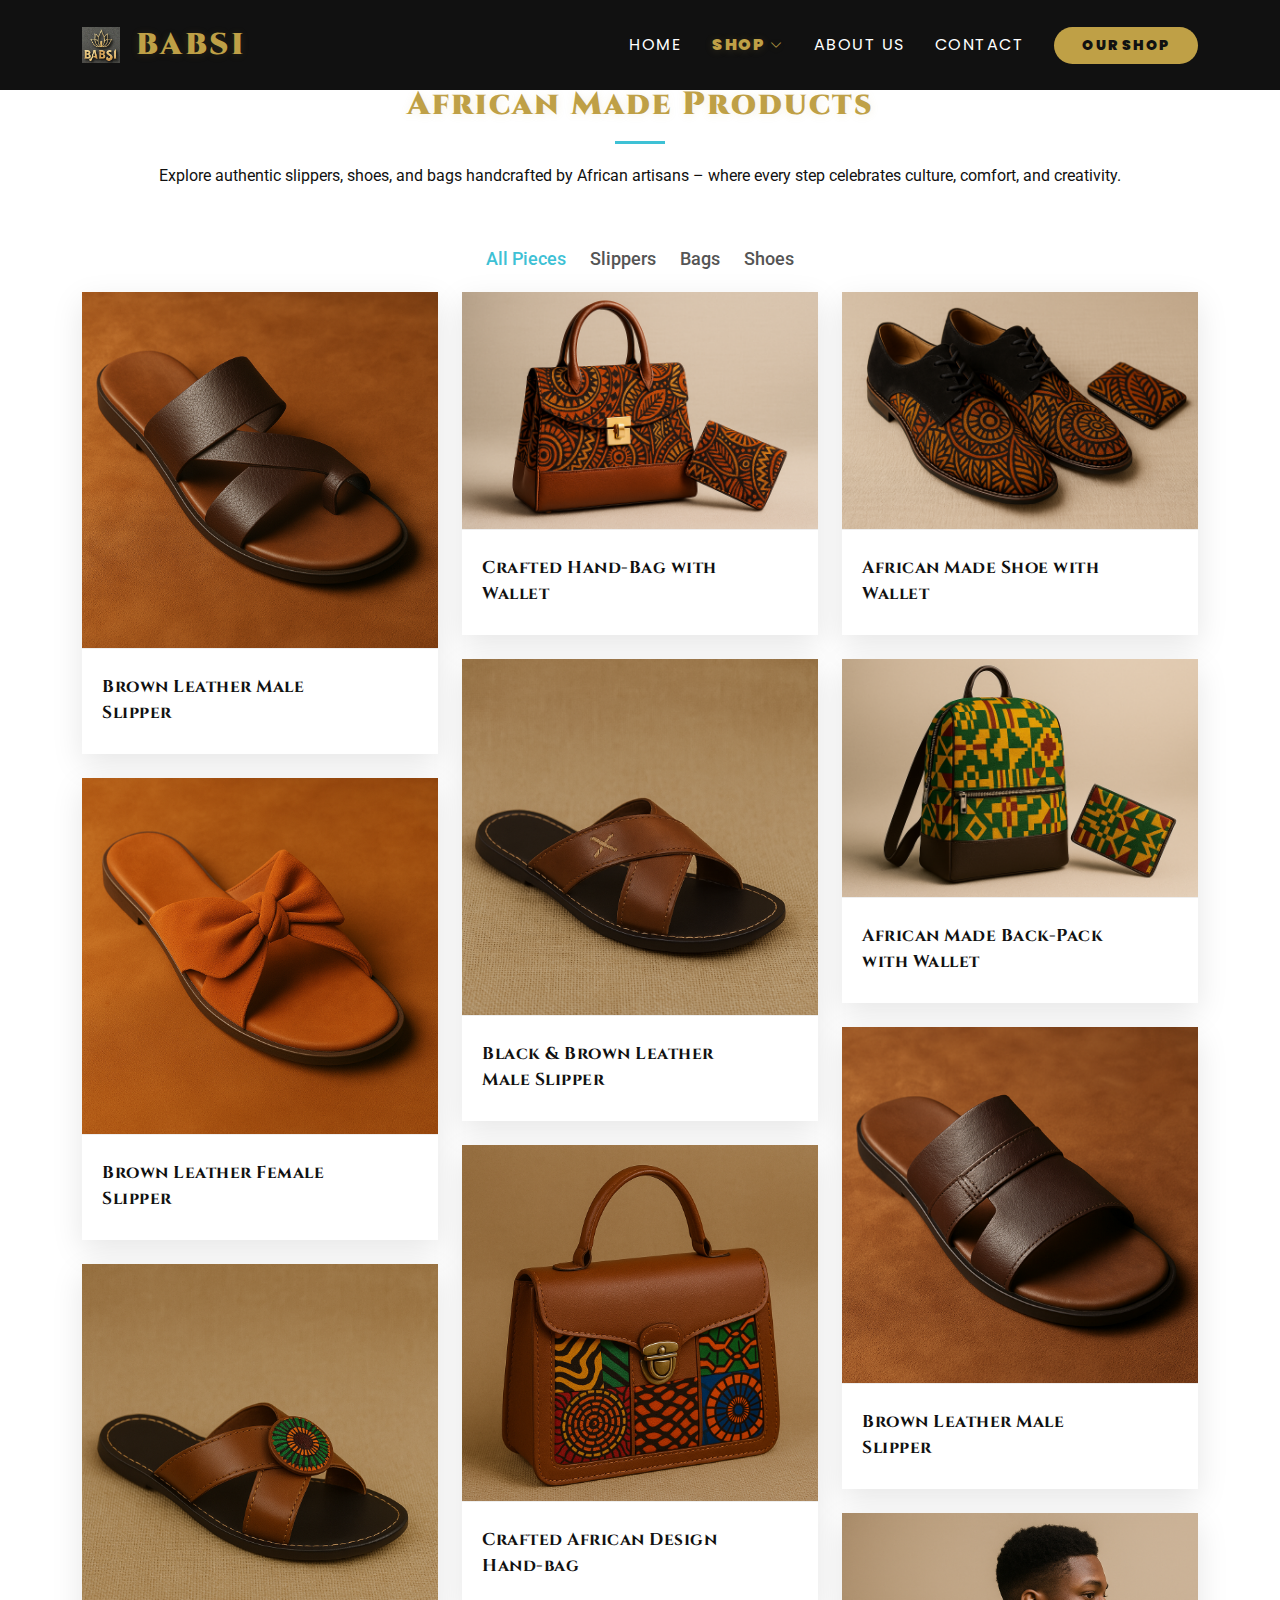
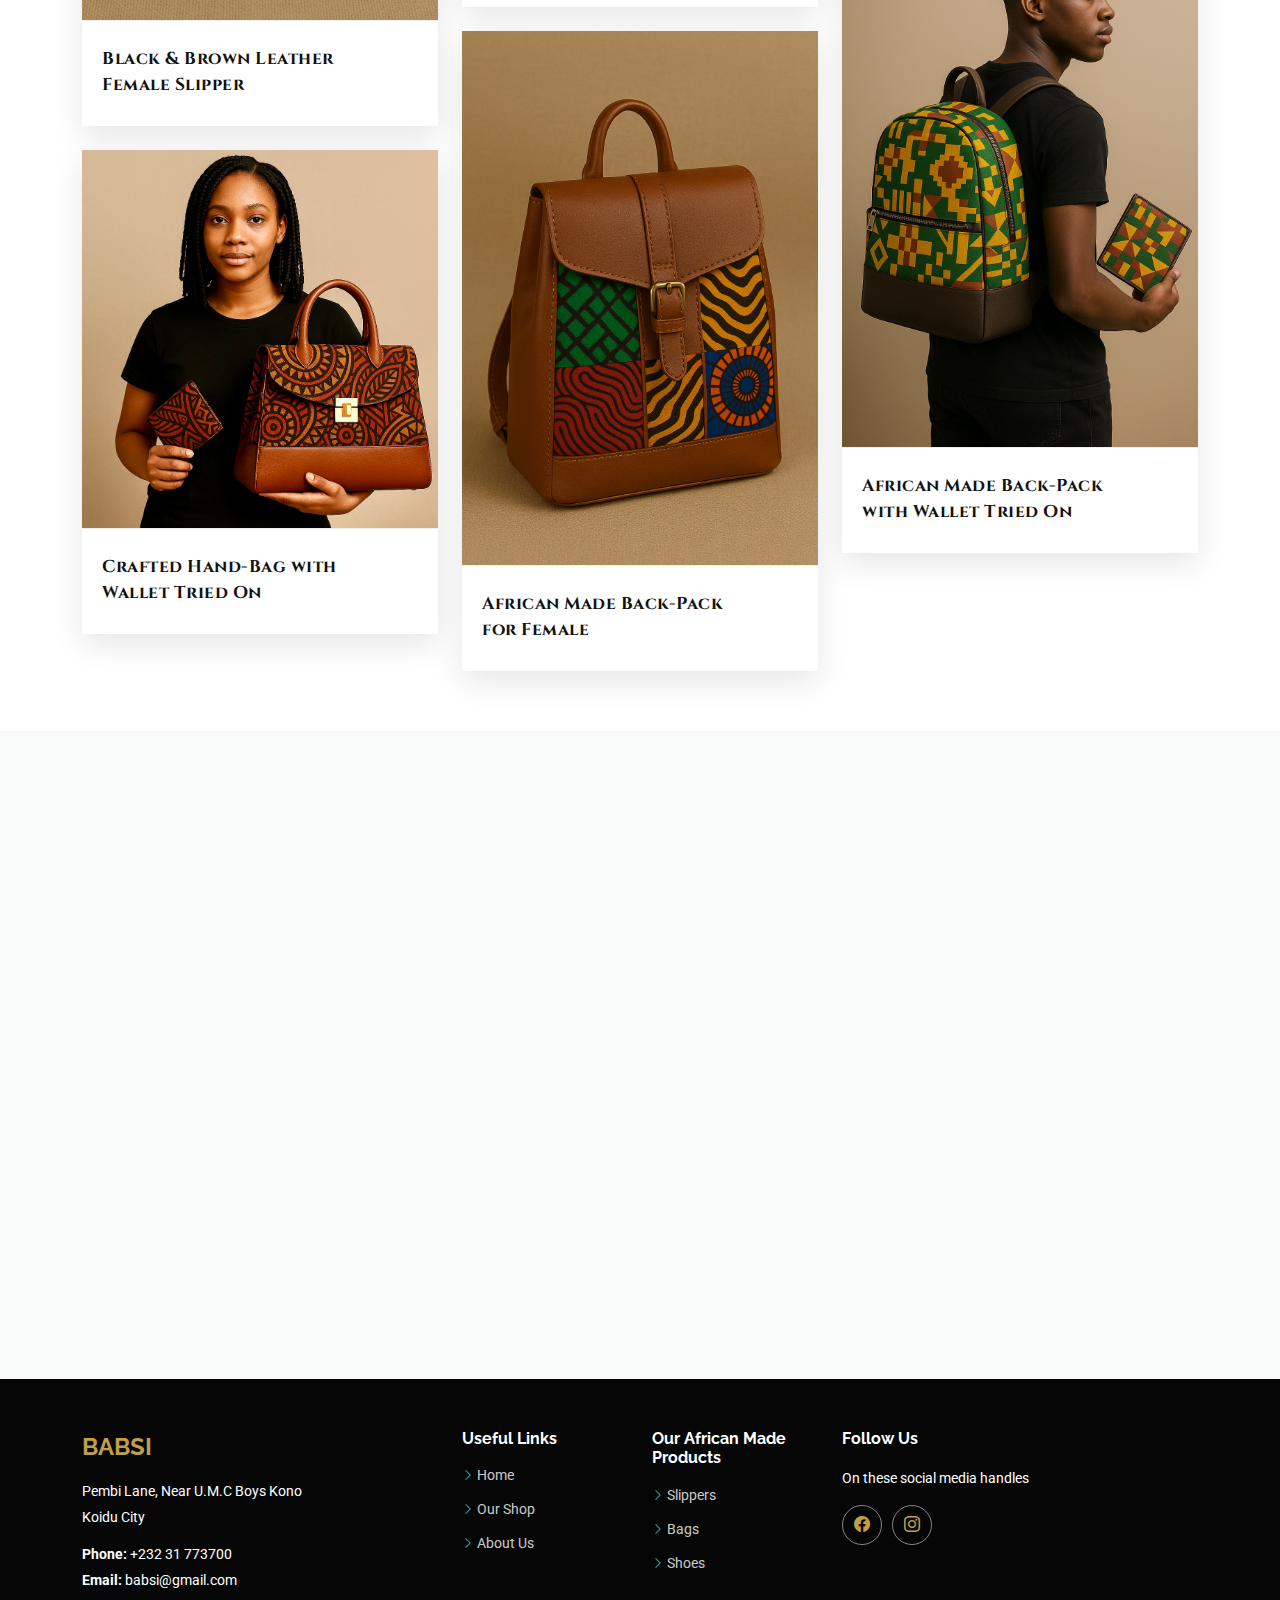
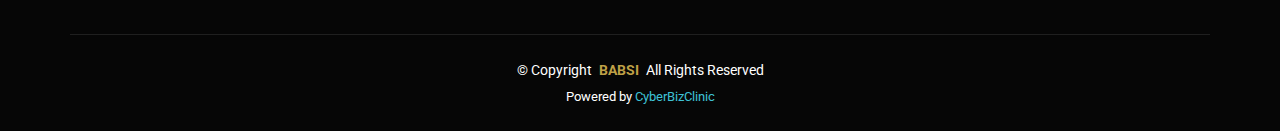
<file: shop.html>
<!DOCTYPE html>
<html lang="en">

<head>
  <meta charset="utf-8">
  <meta content="width=device-width, initial-scale=1.0" name="viewport">
  <title>BABSI ENTERPRISE</title>
  <meta name="description" content="">
  <meta name="keywords" content="">

  <!-- Favicons -->
  <link href="assets/img/favicon.webp" rel="icon">
  <link href="assets/img/apple-touch-icon.webp" rel="apple-touch-icon">

  <!-- Fonts -->
  <link href="https://fonts.googleapis.com" rel="preconnect">
  <link href="https://fonts.gstatic.com" rel="preconnect" crossorigin>
  <link href="https://fonts.googleapis.com/css2?family=Roboto:ital,wght@0,100;0,300;0,400;0,500;0,700;0,900;1,100;1,300;1,400;1,500;1,700;1,900&family=Poppins:ital,wght@0,100;0,200;0,300;0,400;0,500;0,600;0,700;0,800;0,900;1,100;1,200;1,300;1,400;1,500;1,600;1,700;1,800;1,900&family=Raleway:ital,wght@0,100;0,200;0,300;0,400;0,500;0,600;0,700;0,800;0,900;1,100;1,200;1,300;1,400;1,500;1,600;1,700;1,800;1,900&display=swap" rel="stylesheet">
  <link href="https://fonts.googleapis.com/css2?family=Cinzel:wght@500;700;900&display=swap" rel="stylesheet">

  <!-- Vendor CSS Files -->
  <link href="assets/vendor/bootstrap/css/bootstrap.min.css" rel="stylesheet">
  <link href="assets/vendor/bootstrap-icons/bootstrap-icons.css" rel="stylesheet">
  <link href="assets/vendor/aos/aos.css" rel="stylesheet">
  <link href="assets/vendor/glightbox/css/glightbox.min.css" rel="stylesheet">
  <link href="assets/vendor/swiper/swiper-bundle.min.css" rel="stylesheet">

  <!-- Main CSS File -->
  <link href="assets/css/main.min.css" rel="stylesheet">
</head>

<body class="index-page">

  <header id="header" class="header d-flex align-items-center fixed-top" style="background: #111;">
    <div class="container-fluid container-xl position-relative d-flex align-items-center">
  
      <a href="index.html" class="logo d-flex align-items-center me-auto">
        <img src="assets/img/logo.webp" alt="BABSI Logo" loading="lazy">
        <h1 class="sitename" style="color: #bfa046; font-family: 'Cinzel', serif; font-weight: 900; letter-spacing: 2.5px; margin-left: 8px; text-shadow: 0 1px 8px rgba(191,160,70,0.15);">BABSI</h1>
      </a>
  
      <nav id="navmenu" class="navmenu">
        <ul style="font-family: 'Poppins', sans-serif; font-weight: 700; letter-spacing: 1.5px; text-transform: uppercase;">
          <li><a href="index.html" style="color: #fff;">Home</a></li>
          <li class="dropdown"><a href="shop.html" class="active" style="color: #bfa046; font-weight: 900; text-shadow: 0 1px 8px rgba(191,160,70,0.18);"><span>Shop</span> <i class="bi bi-chevron-down toggle-dropdown"></i></a>
            <ul>
              <li><a href="shop.html" style="color: #bfa046;">Bags</a></li>
              <li><a href="shop.html" style="color: #bfa046;">Shoes</a></li>
              <li><a href="shop.html" style="color: #bfa046;">Slippers</a></li>
            </ul>
          </li>
          <li><a href="about.html" style="color: #fff;">About Us</a></li>
          <li><a href="contact.html" style="color: #fff;">Contact</a></li>
        </ul>
        <i class="mobile-nav-toggle d-xl-none bi bi-list" style="color: #bfa046;"></i>
      </nav>
  
      <a class="btn-getstarted" href="shop.html" style="background: #bfa046; color: #111; font-weight: 900; border-radius: 24px; padding: 8px 28px; letter-spacing: 1.2px; text-transform: uppercase; font-family: 'Poppins', sans-serif;">Our Shop</a>
    </div>
  </header>

  <main class="main">
    <!-- Portfolio Section -->
    <section id="portfolio" class="portfolio section">

      <!-- Section Title -->
      <div class="container section-title" data-aos="fade-up" style="margin-top: 1.6rem;">
        <h2 style="color: #bfa046; font-family: 'Cinzel', serif; font-weight: 900; letter-spacing: 2px; text-shadow: 0 1px 8px rgba(191,160,70,0.15);">African Made Products</h2>
        <p style="color: #111;">Explore authentic slippers, shoes, and bags handcrafted by African artisans – where every step celebrates culture, comfort, and creativity.</p>
      </div><!-- End Section Title -->

      <div class="container">

        <div class="isotope-layout" data-default-filter="*" data-layout="masonry" data-sort="original-order">

          <ul class="portfolio-filters isotope-filters" data-aos="fade-up" data-aos-delay="100">
            <li data-filter="*" class="filter-active">All Pieces</li>
            <li data-filter=".filter-app">Slippers</li>
            <li data-filter=".filter-product">Bags</li>
            <li data-filter=".filter-branding">Shoes</li>
          </ul><!-- End Portfolio Filters -->

          <div class="row gy-4 isotope-container" data-aos="fade-up" data-aos-delay="200">

             <div class="col-lg-4 col-md-6 portfolio-item isotope-item filter-app">
              <div class="portfolio-content h-100">
                <a href="assets/img/Products/slippers0.webp" data-gallery="portfolio-gallery-app" class="glightbox"><img src="assets/img/Products/slippers0.webp" class="img-fluid" alt="" loading="lazy"></a>
                <div class="portfolio-info">
                  <p style="font-family: 'Cinzel', serif; font-weight: 700; color: #111; letter-spacing: 0.5px; font-size: 1.08rem; margin-bottom: 0.2rem;">Brown Leather Male Slipper</p>
                </div>
              </div>
            </div><!-- End Product Slippers Item 1 -->

            <div class="col-lg-4 col-md-6 portfolio-item isotope-item filter-product">
              <div class="portfolio-content h-100">
                <a href="assets/img/Products/handbad&wallet.webp" data-gallery="portfolio-gallery-app" class="glightbox"><img src="assets/img/Products/handbad&wallet.webp" class="img-fluid" alt="" loading="lazy"></a>
                <div class="portfolio-info">
                  <p style="font-family: 'Cinzel', serif; font-weight: 700; color: #111; letter-spacing: 0.5px; font-size: 1.08rem; margin-bottom: 0.2rem;">Crafted Hand-Bag with Wallet</p>
                </div>
              </div>
            </div><!-- End Product hand-bag Item 1 -->

             <div class="col-lg-4 col-md-6 portfolio-item isotope-item filter-branding">
              <div class="portfolio-content h-100">
                <a href="assets/img/Products/shoes&wallet.webp" data-gallery="portfolio-gallery-app" class="glightbox"><img src="assets/img/Products/shoes&wallet.webp" class="img-fluid" alt="" loading="lazy"></a>
                <div class="portfolio-info">
                  <p style="font-family: 'Cinzel', serif; font-weight: 700; color: #111; letter-spacing: 0.5px; font-size: 1.08rem; margin-bottom: 0.2rem;">African Made Shoe with Wallet</p>
                </div>
              </div>
            </div><!-- End Product Slippers Item 3 -->


             <div class="col-lg-4 col-md-6 portfolio-item isotope-item filter-app">
              <div class="portfolio-content h-100">
                <a href="assets/img/Products/slippers1.webp" data-gallery="portfolio-gallery-app" class="glightbox"><img src="assets/img/Products/slippers1.webp" class="img-fluid" alt="" loading="lazy"></a>
                <div class="portfolio-info">
                  <p style="font-family: 'Cinzel', serif; font-weight: 700; color: #111; letter-spacing: 0.5px; font-size: 1.08rem; margin-bottom: 0.2rem;">Black & Brown Leather Male Slipper</p>
                </div>
              </div>
            </div><!-- End Product Slippers Item 1 -->

            <div class="col-lg-4 col-md-6 portfolio-item isotope-item filter-product">
              <div class="portfolio-content h-100">
                <a href="assets/img/Products/backpack&wallet.webp" data-gallery="portfolio-gallery-app" class="glightbox"><img src="assets/img/Products/backpack&wallet.webp" class="img-fluid" alt="" loading="lazy"></a>
                <div class="portfolio-info">
                  <p style="font-family: 'Cinzel', serif; font-weight: 700; color: #111; letter-spacing: 0.5px; font-size: 1.08rem; margin-bottom: 0.2rem;">African Made Back-Pack with Wallet</p>
                </div>
              </div>
            </div><!-- End Product backpack (Bag) Item 2 -->

            <div class="col-lg-4 col-md-6 portfolio-item isotope-item filter-branding">
              <div class="portfolio-content h-100">
                <a href="assets/img/Products/slippers.webp" data-gallery="portfolio-gallery-app" class="glightbox"><img src="assets/img/Products/slippers.webp" class="img-fluid" alt="" loading="lazy"></a>
                <div class="portfolio-info">
                  <p style="font-family: 'Cinzel', serif; font-weight: 700; color: #111; letter-spacing: 0.5px; font-size: 1.08rem; margin-bottom: 0.2rem;">Brown Leather Female Slipper</p>
                </div>
              </div>
            </div><!-- End Product Slippers Item 3 -->


            <div class="col-lg-4 col-md-6 portfolio-item isotope-item filter-app">
              <div class="portfolio-content h-100">
                <a href="assets/img/Products/slippers3.webp" data-gallery="portfolio-gallery-app" class="glightbox"><img src="assets/img/Products/slippers3.webp" class="img-fluid" alt="" loading="lazy"></a>
                <div class="portfolio-info">
                  <p style="font-family: 'Cinzel', serif; font-weight: 700; color: #111; letter-spacing: 0.5px; font-size: 1.08rem; margin-bottom: 0.2rem;">Brown Leather Male Slipper</p>
                </div>
              </div>
            </div><!-- End Product Slippers Item 4 -->

            <div class="col-lg-4 col-md-6 portfolio-item isotope-item filter-product">
              <div class="portfolio-content h-100">
                <a href="assets/img/Products/handbag.webp" data-gallery="portfolio-gallery-app" class="glightbox"><img src="assets/img/Products/handbag.webp" class="img-fluid" alt="" loading="lazy"></a>
                <div class="portfolio-info">
                  <p style="font-family: 'Cinzel', serif; font-weight: 700; color: #111; letter-spacing: 0.5px; font-size: 1.08rem; margin-bottom: 0.2rem;">Crafted African Design Hand-bag</p>
                </div>
              </div>
            </div><!-- End Product hand-bag Item 2 -->

            <div class="col-lg-4 col-md-6 portfolio-item isotope-item filter-branding">
              <div class="portfolio-content h-100">
                <a href="assets/img/Products/slippers2.webp" data-gallery="portfolio-gallery-app" class="glightbox"><img src="assets/img/Products/slippers2.webp" class="img-fluid" alt="" loading="lazy"></a>
                <div class="portfolio-info">
                  <p style="font-family: 'Cinzel', serif; font-weight: 700; color: #111; letter-spacing: 0.5px; font-size: 1.08rem; margin-bottom: 0.2rem;">Black &amp; Brown Leather Female Slipper</p>
                </div>
              </div>
            </div><!-- End Product Slippers Item 5 -->

            <div class="col-lg-4 col-md-6 portfolio-item isotope-item filter-product">
              <div class="portfolio-content h-100">
                <a href="assets/img/Products/backpacktryon.webp" data-gallery="portfolio-gallery-app" class="glightbox"><img src="assets/img/Products/backpacktryon.webp" class="img-fluid" alt="" loading="lazy"></a>
                <div class="portfolio-info">
                  <p style="font-family: 'Cinzel', serif; font-weight: 700; color: #111; letter-spacing: 0.5px; font-size: 1.08rem; margin-bottom: 0.2rem;">African Made Back-Pack with Wallet Tried On</p>
                </div>
              </div>
            </div><!-- End Product hand-bag Item 3 -->

            <div class="col-lg-4 col-md-6 portfolio-item isotope-item filter-product">
              <div class="portfolio-content h-100">
                <a href="assets/img/Products/backpack.webp" data-gallery="portfolio-gallery-app" class="glightbox"><img src="assets/img/Products/backpack.webp" class="img-fluid" alt="" loading="lazy"></a>
                <div class="portfolio-info">
                  <p style="font-family: 'Cinzel', serif; font-weight: 700; color: #111; letter-spacing: 0.5px; font-size: 1.08rem; margin-bottom: 0.2rem;">African Made Back-Pack for Female</p>
                </div>
              </div>
            </div><!-- End Product hand-bag Item 3 -->

            <div class="col-lg-4 col-md-6 portfolio-item isotope-item filter-product">
              <div class="portfolio-content h-100">
                <a href="assets/img/Products/handbagtryon.webp" data-gallery="portfolio-gallery-app" class="glightbox"><img src="assets/img/Products/handbagtryon.webp" class="img-fluid" alt="" loading="lazy"></a>
                <div class="portfolio-info">
                  <p style="font-family: 'Cinzel', serif; font-weight: 700; color: #111; letter-spacing: 0.5px; font-size: 1.08rem; margin-bottom: 0.2rem;">Crafted Hand-Bag with Wallet Tried On</p>
                </div>
              </div>
            </div><!-- End Product hand-bag Item 3 -->


          </div><!-- End Portfolio Container -->

        </div>

      </div>

    </section><!-- /Portfolio Section -->

    <!-- Faq Section -->
    <section id="faq" class="faq section light-background">

      <div class="container">

        <div class="row gy-4">

          <div class="col-lg-4" data-aos="fade-up" data-aos-delay="100">
            <div class="content px-xl-5">
              <h3 style="color: #bfa046; font-family: 'Cinzel', serif; font-weight: 700;"><span>Frequently Asked </span><strong>Questions</strong></h3>
              <p style="color: #111;">
                Here are answers to some of the common questions we receive from our customers and visitors.
              </p>
            </div>
          </div>

          <div class="col-lg-8" data-aos="fade-up" data-aos-delay="200">

            <div class="faq-container">
              <div class="faq-item faq-active">
                <h3 style="color: #bfa046; font-family: 'Cinzel', serif; font-weight: 600;"><span class="num">1.</span> <span>Are your products locally made? </span></h3>
                <div class="faq-content">
                  <p style="font-family: 'Cinzel', serif; font-weight: 700; color: #111; letter-spacing: 0.5px; font-size: 1.08rem; margin-bottom: 0.2rem;">Yes, all our slippers, shoes, and bags are proudly handcrafted in our local factory using traditional African techniques and tools. We focus on quality, culture, and creativity.</p>
                </div>
                <i class="faq-toggle bi bi-chevron-right" style="color: #bfa046;"></i>
              </div><!-- End Faq item-->

              <div class="faq-item">
                <h3 style="color: #bfa046; font-family: 'Cinzel', serif; font-weight: 600;"><span class="num">2.</span> <span>How can I place an order if I want a few pairs?</span></h3>
                <div class="faq-content">
                  <p style="font-family: 'Cinzel', serif; font-weight: 700; color: #111; letter-spacing: 0.5px; font-size: 1.08rem; margin-bottom: 0.2rem;">You can place an order directly through our contact page, call us, or message us on WhatsApp. We also fulfill bulk orders and offer custom packaging upon request.</p>
                </div>
                <i class="faq-toggle bi bi-chevron-right" style="color: #bfa046;"></i>
              </div><!-- End Faq item-->

              <div class="faq-item">
                <h3 style="color: #bfa046; font-family: 'Cinzel', serif; font-weight: 600;"><span class="num">3.</span> <span>Can I request a custom design based on my personal style? </span></h3>
                <div class="faq-content">
                  <p style="font-family: 'Cinzel', serif; font-weight: 700; color: #111; letter-spacing: 0.5px; font-size: 1.08rem; margin-bottom: 0.2rem;">Yes, we offer custom designs based on your personal style. You can contact us to discuss your ideas, and we'll work with you to create a unique product that reflects your personality.</p>
                </div>
                <i class="faq-toggle bi bi-chevron-right" style="color: #bfa046;"></i>
              </div><!-- End Faq item-->

              <div class="faq-item">
                <h3 style="color: #bfa046; font-family: 'Cinzel', serif; font-weight: 600;"><span class="num">4.</span> <span>Do you offer training for those interested in learning your trade?</span></h3>
                <div class="faq-content">
                  <p style="font-family: 'Cinzel', serif; font-weight: 700; color: #111; letter-spacing: 0.5px; font-size: 1.08rem; margin-bottom: 0.2rem;">Yes, we provide hands-on vocational training for individuals interested in learning shoemaking, bag crafting, and leather design. Reach out to inquire about enrollment periods and pricing.</p>
                </div>
                <i class="faq-toggle bi bi-chevron-right" style="color: #bfa046;"></i>
              </div><!-- End Faq item-->

              <div class="faq-item">
                <h3 style="color: #bfa046; font-family: 'Cinzel', serif; font-weight: 600;"><span class="num">5.</span> <span>Can I order from overseas and get it delivered?</span></h3>
                <div class="faq-content">
                  <p style="font-family: 'Cinzel', serif; font-weight: 700; color: #111; letter-spacing: 0.5px; font-size: 1.08rem; margin-bottom: 0.2rem;">Yes, we accept international orders and ship to various countries. Shipping fees and delivery timelines will vary based on your location. Please contact us to make arrangements.</p>
                </div>
                <i class="faq-toggle bi bi-chevron-right" style="color: #bfa046;"></i>
              </div><!-- End Faq item-->

            </div>

          </div>
        </div>

      </div>

    </section><!-- /Faq Section -->

  </main>

  <footer id="footer" class="footer dark-background">
    <div class="container footer-top">
      <div class="row gy-4">
        <div class="col-lg-4 col-md-6 footer-about">
          <a href="index.html" class="d-flex align-items-center">
            <span class="sitename" style="color: #bfa046; font-weight: 700;">BABSI</span>
          </a>
          <div class="footer-contact pt-3">
            <p>Pembi Lane, Near U.M.C Boys Kono</p>
            <p>Koidu City</p>
            <p class="mt-3"><strong>Phone:</strong> <span>+232 31 773700</span></p>
            <p><strong>Email:</strong> <span>babsi@gmail.com</span></p>
          </div>
        </div>

        <div class="col-lg-2 col-md-3 footer-links">
          <h4>Useful Links</h4>
          <ul>
            <li><i class="bi bi-chevron-right"></i> <a href="index.html">Home</a></li>
            <li><i class="bi bi-chevron-right"></i> <a href="shop.html">Our Shop</a></li>
            <li><i class="bi bi-chevron-right"></i> <a href="about.html">About Us</a></li>
          </ul>
        </div>

        <div class="col-lg-2 col-md-3 footer-links">
          <h4>Our African Made Products</h4>
          <ul>
            <li><i class="bi bi-chevron-right"></i> <a href="shop.html">Slippers</a></li>
            <li><i class="bi bi-chevron-right"></i> <a href="shop.html">Bags</a></li>
            <li><i class="bi bi-chevron-right"></i> <a href="shop.html">Shoes</a></li>
          </ul>
        </div>

        <div class="col-lg-4 col-md-12">
          <h4>Follow Us</h4>
          <p>On these social media handles</p>
          <div class="social-links d-flex">
            <a href="#" style="color: #bfa046;"><i class="bi bi-facebook"></i></a>
            <a href="#" style="color: #bfa046;"><i class="bi bi-instagram"></i></a>
          </div>
        </div>

      </div>
    </div>

    <div class="container copyright text-center mt-4">
      <p>© <span>Copyright</span> <strong class="px-1 sitename" style="color: #bfa046;">BABSI</strong> <span>All Rights Reserved</span></p>
      <div class="credits">
        Powered by <a href="https://cyberbizclinic.com/" target="_blank">CyberBizClinic</a>
      </div>
    </div>
  </footer>

  <!-- Scroll Top -->
  <a href="#" id="scroll-top" class="scroll-top d-flex align-items-center justify-content-center"><i class="bi bi-arrow-up-short" style="color: #bfa046;"></i></a>

  <!-- Preloader -->
  <div id="preloader"></div>

  <!-- Vendor JS Files -->
  <script src="assets/vendor/bootstrap/js/bootstrap.bundle.min.js"></script>
  <script src="assets/vendor/php-email-form/validate.js"></script>
  <script src="assets/vendor/aos/aos.js"></script>
  <script src="assets/vendor/glightbox/js/glightbox.min.js"></script>
  <script src="assets/vendor/imagesloaded/imagesloaded.pkgd.min.js"></script>
  <script src="assets/vendor/isotope-layout/isotope.pkgd.min.js"></script>
  <script src="assets/vendor/swiper/swiper-bundle.min.js"></script>

  <!-- Main JS File -->
  <script src="assets/js/main.min.js"></script>

</body>

</html>
</file>
<file: assets/css/main.min.css>
:root{--default-font:"Roboto",system-ui,-apple-system,"Segoe UI",Roboto,"Helvetica Neue",Arial,"Noto Sans","Liberation Sans",sans-serif,"Apple Color Emoji","Segoe UI Emoji","Segoe UI Symbol","Noto Color Emoji";--heading-font:"Raleway",sans-serif;--nav-font:"Poppins",sans-serif}:root{--background-color:#ffffff;--default-color:#555555;--heading-color:#0d3035;--accent-color:#3ec1d5;--surface-color:#ffffff;--contrast-color:#ffffff}:root{--nav-color:#ffffff;--nav-hover-color:#3ec1d5;--nav-mobile-background-color:#000000;--nav-dropdown-background-color:#000000;--nav-dropdown-color:#555555;--nav-dropdown-hover-color:#3ec1d5}.light-background{--background-color:#f8f9f9;--surface-color:#ffffff}.dark-background{--background-color:#060606;--default-color:#ffffff;--heading-color:#ffffff;--surface-color:#252525;--contrast-color:#ffffff}:root{scroll-behavior:smooth}body{color:var(--default-color);background-color:var(--background-color);font-family:var(--default-font)}a{color:var(--accent-color);text-decoration:none;transition:.3s}a:hover{color:color-mix(in srgb,var(--accent-color),transparent 25%);text-decoration:none}h1,h2,h3,h4,h5,h6{color:var(--heading-color);font-family:var(--heading-font)}.php-email-form .error-message{display:none;background:#df1529;color:#fff;text-align:left;padding:15px;margin-bottom:24px;font-weight:600}.php-email-form .sent-message{display:none;color:#fff;background:#059652;text-align:center;padding:15px;margin-bottom:24px;font-weight:600}.php-email-form .loading{display:none;background:var(--surface-color);text-align:center;padding:15px;margin-bottom:24px}.php-email-form .loading:before{content:"";display:inline-block;border-radius:50%;width:24px;height:24px;margin:0 10px -6px 0;border:3px solid var(--accent-color);border-top-color:var(--surface-color);animation:php-email-form-loading 1s linear infinite}@keyframes php-email-form-loading{0%{transform:rotate(0)}100%{transform:rotate(360deg)}}.header{--background-color:rgba(0, 0, 0, 0.5);--default-color:#ffffff;--heading-color:#ffffff;color:var(--default-color);background-color:var(--background-color);padding:15px 0;transition:all .5s;z-index:997}.header .logo{line-height:1}.header .logo img{max-height:36px;margin-right:8px}.header .logo h1{font-size:30px;margin:0;font-weight:700;color:var(--heading-color)}.header .btn-getstarted,.header .btn-getstarted:focus{color:var(--contrast-color);background:var(--accent-color);font-size:14px;padding:8px 25px;margin:0 0 0 30px;border-radius:50px;transition:.3s}.header .btn-getstarted:focus:hover,.header .btn-getstarted:hover{color:var(--contrast-color);background:color-mix(in srgb,var(--accent-color),transparent 15%)}@media (max-width:1200px){.header .logo{order:1}.header .btn-getstarted{order:2;margin:0 15px 0 0;padding:6px 15px}.header .navmenu{order:3}}.scrolled .header{box-shadow:0 0 18px rgba(0,0,0,.1)}.scrolled .header{--background-color:#000000}@media (min-width:1200px){.navmenu{padding:0}.navmenu ul{margin:0;padding:0;display:flex;list-style:none;align-items:center}.navmenu li{position:relative}.navmenu a,.navmenu a:focus{color:var(--nav-color);padding:18px 15px;font-size:16px;font-family:var(--nav-font);font-weight:400;display:flex;align-items:center;justify-content:space-between;white-space:nowrap;transition:.3s}.navmenu a i,.navmenu a:focus i{font-size:12px;line-height:0;margin-left:5px;transition:.3s}.navmenu li:last-child a{padding-right:0}.navmenu .active,.navmenu .active:focus,.navmenu li:hover>a{color:var(--nav-hover-color)}.navmenu .dropdown ul{margin:0;padding:10px 0;background:var(--nav-dropdown-background-color);display:block;position:absolute;visibility:hidden;left:14px;top:130%;opacity:0;transition:.3s;border-radius:4px;z-index:99;box-shadow:0 0 30px rgba(0,0,0,.1)}.navmenu .dropdown ul li{min-width:200px}.navmenu .dropdown ul a{padding:10px 20px;font-size:15px;text-transform:none;color:var(--nav-dropdown-color)}.navmenu .dropdown ul a i{font-size:12px}.navmenu .dropdown ul .active:hover,.navmenu .dropdown ul a:hover,.navmenu .dropdown ul li:hover>a{color:var(--nav-dropdown-hover-color)}.navmenu .dropdown:hover>ul{opacity:1;top:100%;visibility:visible}.navmenu .dropdown .dropdown ul{top:0;left:-90%;visibility:hidden}.navmenu .dropdown .dropdown:hover>ul{opacity:1;top:0;left:-100%;visibility:visible}}@media (max-width:1199px){.mobile-nav-toggle{color:var(--nav-color);font-size:28px;line-height:0;margin-right:10px;cursor:pointer;transition:color .3s}.navmenu{padding:0;z-index:9997}.navmenu ul{display:none;list-style:none;position:absolute;inset:60px 20px 20px 20px;padding:10px 0;margin:0;border-radius:6px;background-color:var(--nav-mobile-background-color);overflow-y:auto;transition:.3s;z-index:9998;box-shadow:0 0 30px rgba(0,0,0,.1)}.navmenu a,.navmenu a:focus{color:var(--nav-dropdown-color);padding:10px 20px;font-family:var(--nav-font);font-size:17px;font-weight:500;display:flex;align-items:center;justify-content:space-between;white-space:nowrap;transition:.3s}.navmenu a i,.navmenu a:focus i{font-size:12px;line-height:0;margin-left:5px;width:30px;height:30px;display:flex;align-items:center;justify-content:center;border-radius:50%;transition:.3s;background-color:color-mix(in srgb,var(--accent-color),transparent 90%)}.navmenu a i:hover,.navmenu a:focus i:hover{background-color:var(--accent-color);color:var(--contrast-color)}.navmenu .active,.navmenu .active:focus,.navmenu a:hover{color:var(--nav-dropdown-hover-color)}.navmenu .active i,.navmenu .active:focus i{background-color:var(--accent-color);color:var(--contrast-color);transform:rotate(180deg)}.navmenu .dropdown ul{position:static;display:none;z-index:99;padding:10px 0;margin:10px 20px;background-color:var(--nav-dropdown-background-color);border:1px solid color-mix(in srgb,var(--default-color),transparent 90%);box-shadow:none;transition:all .5s ease-in-out}.navmenu .dropdown ul ul{background-color:rgba(33,37,41,.1)}.navmenu .dropdown>.dropdown-active{display:block;background-color:rgba(33,37,41,.03)}.mobile-nav-active{overflow:hidden}.mobile-nav-active .mobile-nav-toggle{color:#fff;position:absolute;font-size:32px;top:15px;right:15px;margin-right:0;z-index:9999}.mobile-nav-active .navmenu{position:fixed;overflow:hidden;inset:0;background:rgba(33,37,41,.8);transition:.3s}.mobile-nav-active .navmenu>ul{display:block}}.footer{color:var(--default-color);background-color:var(--background-color);font-size:14px;position:relative}.footer .footer-newsletter{background-color:color-mix(in srgb,var(--default-color),transparent 97%);padding:50px 0}.footer .footer-newsletter h4{font-size:24px}.footer .footer-newsletter .newsletter-form{margin-top:30px;margin-bottom:15px;padding:6px 8px;position:relative;border-radius:4px;background-color:var(--surface-color);border:1px solid color-mix(in srgb,var(--default-color),transparent 90%);box-shadow:0 2px 25px rgba(0,0,0,.1);display:flex;transition:.3s;border-radius:50px}.footer .footer-newsletter .newsletter-form:focus-within{border-color:var(--accent-color)}.footer .footer-newsletter .newsletter-form input[type=email]{border:0;padding:4px;width:100%;background-color:var(--surface-color);color:var(--default-color)}.footer .footer-newsletter .newsletter-form input[type=email]:focus-visible{outline:0}.footer .footer-newsletter .newsletter-form input[type=submit]{border:0;font-size:16px;padding:0 20px;margin:-7px -8px -7px 0;background:var(--accent-color);color:var(--contrast-color);transition:.3s;border-radius:50px}.footer .footer-newsletter .newsletter-form input[type=submit]:hover{background:color-mix(in srgb,var(--accent-color),transparent 20%)}.footer .footer-top{padding-top:50px}.footer .social-links a{display:flex;align-items:center;justify-content:center;width:40px;height:40px;border-radius:50%;border:1px solid color-mix(in srgb,var(--default-color),transparent 50%);font-size:16px;color:color-mix(in srgb,var(--default-color),transparent 20%);margin-right:10px;transition:.3s}.footer .social-links a:hover{color:var(--accent-color);border-color:var(--accent-color)}.footer h4{font-size:16px;font-weight:700;position:relative;padding-bottom:12px}.footer .footer-links{margin-bottom:30px}.footer .footer-links ul{list-style:none;padding:0;margin:0}.footer .footer-links ul i{margin-right:3px;font-size:12px;line-height:0;color:var(--accent-color)}.footer .footer-links ul li{padding:10px 0;display:flex;align-items:center}.footer .footer-links ul li:first-child{padding-top:0}.footer .footer-links ul a{display:inline-block;color:color-mix(in srgb,var(--default-color),transparent 20%);line-height:1}.footer .footer-links ul a:hover{color:var(--accent-color)}.footer .footer-about a{color:var(--heading-color);font-size:24px;font-weight:600;font-family:var(--heading-font)}.footer .footer-contact p{margin-bottom:5px}.footer .copyright{padding:25px 0;border-top:1px solid color-mix(in srgb,var(--default-color),transparent 90%)}.footer .copyright p{margin-bottom:0}.footer .credits{margin-top:6px;font-size:13px}#preloader{position:fixed;inset:0;z-index:999999;overflow:hidden;background:var(--background-color);transition:all .6s ease-out}#preloader:before{content:"";position:fixed;top:calc(50% - 30px);left:calc(50% - 30px);border:6px solid #fff;border-color:var(--accent-color) transparent var(--accent-color) transparent;border-radius:50%;width:60px;height:60px;animation:animate-preloader 1.5s linear infinite}@keyframes animate-preloader{0%{transform:rotate(0)}100%{transform:rotate(360deg)}}.scroll-top{position:fixed;visibility:hidden;opacity:0;right:15px;bottom:15px;z-index:99999;background-color:var(--accent-color);width:40px;height:40px;border-radius:4px;transition:all .4s}.scroll-top i{font-size:24px;color:var(--contrast-color);line-height:0}.scroll-top:hover{background-color:color-mix(in srgb,var(--accent-color),transparent 20%);color:var(--contrast-color)}.scroll-top.active{visibility:visible;opacity:1}@media screen and (max-width:768px){[data-aos-delay]{transition-delay:0!important}}.page-title{color:var(--default-color);background-color:var(--background-color);padding:160px 0 80px 0;text-align:center;position:relative}.page-title h1{font-size:42px;font-weight:700;margin-bottom:10px}.page-title .breadcrumbs ol{display:flex;flex-wrap:wrap;list-style:none;justify-content:center;padding:0;margin:0;font-size:16px;font-weight:400}.page-title .breadcrumbs ol li+li{padding-left:10px}.page-title .breadcrumbs ol li+li::before{content:"/";display:inline-block;padding-right:10px;color:color-mix(in srgb,var(--default-color),transparent 50%)}.section,section{color:var(--default-color);background-color:var(--background-color);padding:60px 0;scroll-margin-top:90px;overflow:clip}@media (max-width:1199px){.section,section{scroll-margin-top:66px}}.section-title{text-align:center;padding-bottom:60px;position:relative}.section-title h2{font-size:32px;font-weight:700;margin-bottom:20px;padding-bottom:20px;position:relative}.section-title h2:after{content:"";position:absolute;display:block;width:50px;height:3px;background:var(--accent-color);left:0;right:0;bottom:0;margin:auto}.section-title p{margin-bottom:0}.hero{padding:0}.hero .carousel{width:100%;min-height:100vh;padding:0;margin:0;background-color:var(--background-color);position:relative}.hero img{position:absolute;inset:0;display:block;width:100%;height:100%;object-fit:cover;z-index:1}.hero .carousel-item{position:absolute;inset:0;background-size:cover;background-position:center;background-repeat:no-repeat;overflow:hidden}.hero .carousel-item:before{content:"";background:color-mix(in srgb,var(--background-color),transparent 30%);position:absolute;inset:0;z-index:2}.hero .carousel-item::before{content:"";background-color:color-mix(in srgb,var(--background-color),transparent 30%);position:absolute;inset:0}.hero .carousel-container{position:absolute;inset:90px 64px 64px 64px;display:flex;justify-content:center;align-items:center;flex-direction:column;z-index:3}.hero h2{margin-bottom:30px;font-size:48px;font-weight:700;animation:fadeInDown 1s both}@media (max-width:768px){.hero h2{font-size:30px}}.hero p{animation:fadeInDown 1s both .2s}@media (min-width:1024px){.hero h2,.hero p{max-width:60%}}.hero .btn-get-started{color:var(--contrast-color);background:var(--accent-color);font-family:var(--heading-font);font-weight:500;font-size:15px;letter-spacing:1px;display:inline-block;padding:8px 32px;border-radius:50px;transition:.5s;margin:10px;animation:fadeInUp 1s both .4s}.hero .btn-get-started:hover{background:color-mix(in srgb,var(--accent-color),transparent 20%)}.hero .carousel-control-next,.hero .carousel-control-prev{width:10%;transition:.3s;opacity:.5}.hero .carousel-control-next:focus,.hero .carousel-control-prev:focus{opacity:.5}.hero .carousel-control-next:hover,.hero .carousel-control-prev:hover{opacity:.9}@media (min-width:1024px){.hero .carousel-control-next,.hero .carousel-control-prev{width:5%}}.hero .carousel-control-next-icon,.hero .carousel-control-prev-icon{background:0 0;font-size:32px;line-height:1}.hero .carousel-indicators{list-style:none}.hero .carousel-indicators li{cursor:pointer}@keyframes fadeInUp{from{opacity:0;transform:translate3d(0,100%,0)}to{opacity:1;transform:translate3d(0,0,0)}}@keyframes fadeInDown{from{opacity:0;transform:translate3d(0,-100%,0)}to{opacity:1;transform:translate3d(0,0,0)}}.about .about-content h3{font-weight:700;font-size:26px}.about .about-content ul{list-style:none;padding:0}.about .about-content ul li{display:flex;align-items:flex-start;margin-bottom:35px}.about .about-content ul li:first-child{margin-top:35px}.about .about-content ul i{display:flex;align-items:center;justify-content:center;flex-shrink:0;width:64px;height:64px;font-size:32px;color:#fff;background:var(--accent-color);margin-right:15px;line-height:0;border-radius:5px}.about .about-content ul h4{font-size:18px;font-weight:600}.about .about-content ul p{font-size:15px}.about .about-content p:last-child{margin-bottom:0}.services .service-item{background-color:var(--surface-color);border:1px solid color-mix(in srgb,var(--default-color),transparent 85%);height:100%;padding:30px;transition:.3s;border-radius:10px;display:flex}.services .service-item .icon{font-size:32px;border-radius:10px;position:relative;margin-right:25px;display:inline-flex;align-items:center;justify-content:center;width:72px;height:72px;flex-shrink:0}.services .service-item h3{color:color-mix(in srgb,var(--heading-color),transparent 25%);font-weight:700;font-size:22px;transition:.3s}.services .service-item p{margin-bottom:0;color:color-mix(in srgb,var(--default-color),transparent 40%);transition:.3s}.services .service-item .read-more{display:inline-flex;align-items:center;margin-top:10px;transition:.3s;font-size:14px}.services .service-item .read-more i{margin-left:10px}.services .service-item.item-cyan .icon{color:#0dcaf0;border:1px solid #0dcaf0;background:rgba(13,202,240,.1)}.services .service-item.item-orange .icon{color:#fd7e14;border:1px solid #fd7e14;background:rgba(253,126,20,.1)}.services .service-item.item-teal .icon{color:#20c997;border:1px solid #20c997;background:rgba(32,201,151,.1)}.services .service-item.item-red .icon{color:#df1529;border:1px solid #df1529;background:rgba(223,21,4,.1)}.services .service-item.item-indigo .icon{color:#6610f2;border:1px solid #6610f2;background:rgba(102,16,242,.1)}.services .service-item.item-pink .icon{color:#f3268c;border:1px solid #f3268c;background:rgba(243,38,140,.1)}.services .service-item:hover{box-shadow:0 2px 25px rgba(0,0,0,.1)}.services .service-item:hover h3{color:var(--heading-color)}.services .service-item:hover p{color:color-mix(in srgb,var(--default-color),transparent 10%)}.features .features-item+.features-item{margin-top:60px}.features .features-item .content{background-color:color-mix(in srgb,var(--accent-color),transparent 95%);color:color-mix(in srgb,var(--default-color),transparent 40%);padding:30px;border-radius:10px}.features .features-item h3{font-weight:700;font-size:26px;margin-bottom:15px}.features .features-item .more-btn{background-color:var(--accent-color);color:var(--contrast-color);padding:6px 30px;border-radius:6px}.features .features-item .more-btn:hover{background-color:color-mix(in srgb,var(--accent-color),transparent 20%)}.features .features-item ul{list-style:none;padding:0}.features .features-item ul li{padding-bottom:10px;display:flex;align-items:center}.features .features-item ul li:last-child{padding-bottom:0}.features .features-item ul i{font-size:20px;margin-right:10px;color:var(--accent-color)}.features .features-item img{border-radius:15px}.why-us .card-item{background:color-mix(in srgb,var(--default-color),transparent 97%);padding:50px 30px;transition:all ease-in-out .3s;height:100%;position:relative}.why-us .card-item span{color:var(--accent-color);display:block;font-size:28px;font-weight:700}.why-us .card-item h4{font-size:24px;font-weight:600;padding:0;margin:20px 0}.why-us .card-item h4 a{color:var(--heading-color)}.why-us .card-item p{font-size:15px;color:color-mix(in srgb,var(--default-color),transparent 40%);margin:0;padding:0}.why-us .card-item:hover{background:var(--accent-color);padding:30px 30px 70px 30px}.why-us .card-item:hover h4 a,.why-us .card-item:hover p,.why-us .card-item:hover span{color:var(--contrast-color)}.portfolio .portfolio-filters{padding:0 0 20px 0;margin:0 auto;list-style:none;text-align:center}.portfolio .portfolio-filters li{cursor:pointer;display:inline-block;padding:0;font-size:18px;font-weight:500;margin:0 10px;line-height:1;transition:all .3s ease-in-out}.portfolio .portfolio-filters li.filter-active,.portfolio .portfolio-filters li:hover{color:var(--accent-color)}.portfolio .portfolio-filters li:first-child{margin-left:0}.portfolio .portfolio-filters li:last-child{margin-right:0}@media (max-width:575px){.portfolio .portfolio-filters li{font-size:14px;margin:0 5px}}.portfolio .portfolio-content{background-color:var(--surface-color);box-shadow:0 10px 30px rgba(0,0,0,.1);height:100%;overflow:hidden}.portfolio .portfolio-content img{transition:.3s;position:relative;z-index:1}.portfolio .portfolio-content .portfolio-info{background-color:var(--background-color);border-top:1px solid color-mix(in srgb,var(--default-color),transparent 90%);padding:25px 20px;position:relative;z-index:2}.portfolio .portfolio-content .portfolio-info h4{font-size:18px;font-weight:600;padding-right:50px}.portfolio .portfolio-content .portfolio-info h4 a{color:var(--heading-color);transition:.3s}.portfolio .portfolio-content .portfolio-info h4 a:hover{color:var(--accent-color)}.portfolio .portfolio-content .portfolio-info p{color:color-mix(in srgb,var(--default-color),transparent 30%);font-size:14px;margin-bottom:0;padding-right:50px}.portfolio .portfolio-content:hover img{transform:scale(1.1)}.pricing .pricing-item{background-color:color-mix(in srgb,var(--accent-color),transparent 96%);padding:40px 40px;height:100%;border-radius:15px}.pricing h3{font-weight:600;margin-bottom:15px;font-size:20px}.pricing h4{color:var(--accent-color);font-size:48px;font-weight:700;font-family:var(--heading-font);margin-bottom:0}.pricing h4 sup{font-size:28px}.pricing h4 span{color:color-mix(in srgb,var(--default-color),transparent 50%);font-size:18px;font-weight:500}.pricing .description{font-size:14px}.pricing .cta-btn{border:1px solid var(--default-color);color:var(--default-color);display:block;text-align:center;padding:10px 35px;border-radius:5px;font-size:16px;font-weight:500;font-family:var(--heading-font);transition:.3s;margin-top:20px;margin-bottom:6px}.pricing .cta-btn:hover{background:var(--accent-color);color:var(--contrast-color);border-color:var(--accent-color)}.pricing ul{padding:0;list-style:none;color:color-mix(in srgb,var(--default-color),transparent 30%);text-align:left;line-height:20px}.pricing ul li{padding:10px 0;display:flex;align-items:center}.pricing ul li:last-child{padding-bottom:0}.pricing ul i{color:#059652;font-size:24px;padding-right:3px}.pricing ul .na{color:color-mix(in srgb,var(--default-color),transparent 60%)}.pricing ul .na i{color:color-mix(in srgb,var(--default-color),transparent 60%)}.pricing ul .na span{text-decoration:line-through}.pricing .featured{position:relative}.pricing .featured .popular{position:absolute;top:15px;right:15px;background-color:var(--accent-color);color:var(--contrast-color);padding:4px 15px 6px 15px;margin:0;border-radius:5px;font-size:14px;font-weight:500}.pricing .featured .cta-btn{background:var(--accent-color);color:var(--contrast-color);border-color:var(--accent-color)}@media (max-width:992px){.pricing .box{max-width:60%;margin:0 auto 30px auto}}@media (max-width:767px){.pricing .box{max-width:80%;margin:0 auto 30px auto}}@media (max-width:420px){.pricing .box{max-width:100%;margin:0 auto 30px auto}}.faq .content h3{font-weight:400;font-size:34px}.faq .content p{font-size:15px;color:color-mix(in srgb,var(--default-color),transparent 30%)}.faq .faq-container .faq-item{background-color:var(--surface-color);position:relative;padding:20px;margin-bottom:20px;box-shadow:0 5px 25px 0 rgba(0,0,0,.1);overflow:hidden}.faq .faq-container .faq-item:last-child{margin-bottom:0}.faq .faq-container .faq-item h3{font-weight:600;font-size:18px;line-height:24px;margin:0 30px 0 0;transition:.3s;cursor:pointer;display:flex;align-items:flex-start}.faq .faq-container .faq-item h3 .num{color:var(--accent-color);padding-right:5px}.faq .faq-container .faq-item h3:hover{color:var(--accent-color)}.faq .faq-container .faq-item .faq-content{display:grid;grid-template-rows:0fr;transition:.3s ease-in-out;visibility:hidden;opacity:0}.faq .faq-container .faq-item .faq-content p{margin-bottom:0;overflow:hidden}.faq .faq-container .faq-item .faq-toggle{position:absolute;top:20px;right:20px;font-size:16px;line-height:0;transition:.3s;cursor:pointer}.faq .faq-container .faq-item .faq-toggle:hover{color:var(--accent-color)}.faq .faq-container .faq-active h3{color:var(--accent-color)}.faq .faq-container .faq-active .faq-content{grid-template-rows:1fr;visibility:visible;opacity:1;padding-top:10px}.faq .faq-container .faq-active .faq-toggle{transform:rotate(90deg);color:var(--accent-color)}.contact .info-item{background:color-mix(in srgb,var(--default-color),transparent 96%);padding:30px}.contact .info-item i{font-size:38px;line-height:0;color:var(--accent-color)}.contact .info-item h3{font-size:20px;font-weight:700;margin:20px 0 10px 0}.contact .info-item p{padding:0;line-height:24px;font-size:14px;margin-bottom:0}.contact .php-email-form{background:color-mix(in srgb,var(--default-color),transparent 96%);padding:30px;height:100%}.contact .php-email-form input[type=email],.contact .php-email-form input[type=text],.contact .php-email-form textarea{font-size:14px;padding:10px 15px;box-shadow:none;border-radius:0;color:var(--default-color);background-color:color-mix(in srgb,var(--background-color),transparent 50%);border-color:color-mix(in srgb,var(--default-color),transparent 80%)}.contact .php-email-form input[type=email]:focus,.contact .php-email-form input[type=text]:focus,.contact .php-email-form textarea:focus{border-color:var(--accent-color)}.contact .php-email-form input[type=email]::placeholder,.contact .php-email-form input[type=text]::placeholder,.contact .php-email-form textarea::placeholder{color:color-mix(in srgb,var(--default-color),transparent 70%)}.contact .php-email-form button[type=submit]{background:var(--accent-color);color:var(--contrast-color);border:0;padding:10px 30px;transition:.4s;border-radius:4px}.contact .php-email-form button[type=submit]:hover{background:color-mix(in srgb,var(--accent-color),transparent 20%)}.portfolio-details .portfolio-details-slider img{width:100%}.portfolio-details .swiper-wrapper{height:auto}.portfolio-details .swiper-button-next,.portfolio-details .swiper-button-prev{width:48px;height:48px}.portfolio-details .swiper-button-next:after,.portfolio-details .swiper-button-prev:after{color:rgba(255,255,255,.8);background-color:rgba(0,0,0,.15);font-size:24px;border-radius:50%;width:48px;height:48px;display:flex;align-items:center;justify-content:center;transition:.3s}.portfolio-details .swiper-button-next:hover:after,.portfolio-details .swiper-button-prev:hover:after{background-color:rgba(0,0,0,.3)}@media (max-width:575px){.portfolio-details .swiper-button-next,.portfolio-details .swiper-button-prev{display:none}}.portfolio-details .swiper-pagination{margin-top:20px;position:relative}.portfolio-details .swiper-pagination .swiper-pagination-bullet{width:10px;height:10px;background-color:color-mix(in srgb,var(--default-color),transparent 85%);opacity:1}.portfolio-details .swiper-pagination .swiper-pagination-bullet-active{background-color:var(--accent-color)}.portfolio-details .portfolio-info h3{font-size:22px;font-weight:700;margin-bottom:20px;padding-bottom:20px;position:relative}.portfolio-details .portfolio-info h3:after{content:"";position:absolute;display:block;width:50px;height:3px;background:var(--accent-color);left:0;bottom:0}.portfolio-details .portfolio-info ul{list-style:none;padding:0;font-size:15px}.portfolio-details .portfolio-info ul li{display:flex;flex-direction:column;padding-bottom:15px}.portfolio-details .portfolio-info ul strong{text-transform:uppercase;font-weight:400;color:color-mix(in srgb,var(--default-color),transparent 50%);font-size:14px}.portfolio-details .portfolio-info .btn-visit{padding:8px 40px;background:var(--accent-color);color:var(--contrast-color);border-radius:50px;transition:.3s}.portfolio-details .portfolio-info .btn-visit:hover{background:color-mix(in srgb,var(--accent-color),transparent 20%)}.portfolio-details .portfolio-description h2{font-size:26px;font-weight:700;margin-bottom:20px}.portfolio-details .portfolio-description p{padding:0}.portfolio-details .portfolio-description .testimonial-item{padding:30px 30px 0 30px;position:relative;background:color-mix(in srgb,var(--default-color),transparent 97%);margin-bottom:50px}.portfolio-details .portfolio-description .testimonial-item .testimonial-img{width:90px;border-radius:50px;border:6px solid var(--background-color);float:left;margin:0 10px 0 0}.portfolio-details .portfolio-description .testimonial-item h3{font-size:18px;font-weight:700;margin:15px 0 5px 0;padding-top:20px}.portfolio-details .portfolio-description .testimonial-item h4{font-size:14px;color:#6c757d;margin:0}.portfolio-details .portfolio-description .testimonial-item .quote-icon-left,.portfolio-details .portfolio-description .testimonial-item .quote-icon-right{color:color-mix(in srgb,var(--accent-color),transparent 50%);font-size:26px;line-height:0}.portfolio-details .portfolio-description .testimonial-item .quote-icon-left{display:inline-block;left:-5px;position:relative}.portfolio-details .portfolio-description .testimonial-item .quote-icon-right{display:inline-block;right:-5px;position:relative;top:10px;transform:scale(-1,-1)}.portfolio-details .portfolio-description .testimonial-item p{font-style:italic;margin:0 0 15px 0 0 0;padding:0}.service-details .service-box{background-color:var(--surface-color);padding:20px;box-shadow:0 2px 20px rgba(0,0,0,.1)}.service-details .service-box+.service-box{margin-top:30px}.service-details .service-box h4{font-size:20px;font-weight:700;border-bottom:2px solid color-mix(in srgb,var(--default-color),transparent 92%);padding-bottom:15px;margin-bottom:15px}.service-details .services-list{background-color:var(--surface-color)}.service-details .services-list a{color:color-mix(in srgb,var(--default-color),transparent 20%);background-color:color-mix(in srgb,var(--default-color),transparent 96%);display:flex;align-items:center;padding:12px 15px;margin-top:15px;transition:.3s}.service-details .services-list a:first-child{margin-top:0}.service-details .services-list a i{font-size:16px;margin-right:8px;color:var(--accent-color)}.service-details .services-list a.active{color:var(--contrast-color);background-color:var(--accent-color)}.service-details .services-list a.active i{color:var(--contrast-color)}.service-details .services-list a:hover{background-color:color-mix(in srgb,var(--accent-color),transparent 95%);color:var(--accent-color)}.service-details .download-catalog a{color:var(--default-color);display:flex;align-items:center;padding:10px 0;transition:.3s;border-top:1px solid color-mix(in srgb,var(--default-color),transparent 90%)}.service-details .download-catalog a:first-child{border-top:0;padding-top:0}.service-details .download-catalog a:last-child{padding-bottom:0}.service-details .download-catalog a i{font-size:24px;margin-right:8px;color:var(--accent-color)}.service-details .download-catalog a:hover{color:var(--accent-color)}.service-details .help-box{background-color:var(--accent-color);color:var(--contrast-color);margin-top:30px;padding:30px 15px}.service-details .help-box .help-icon{font-size:48px}.service-details .help-box a,.service-details .help-box h4{color:var(--contrast-color)}.service-details .services-img{margin-bottom:20px}.service-details h3{font-size:26px;font-weight:700}.service-details p{font-size:15px}.service-details ul{list-style:none;padding:0;font-size:15px}.service-details ul li{padding:5px 0;display:flex;align-items:center}.service-details ul i{font-size:20px;margin-right:8px;color:var(--accent-color)}
</file>
